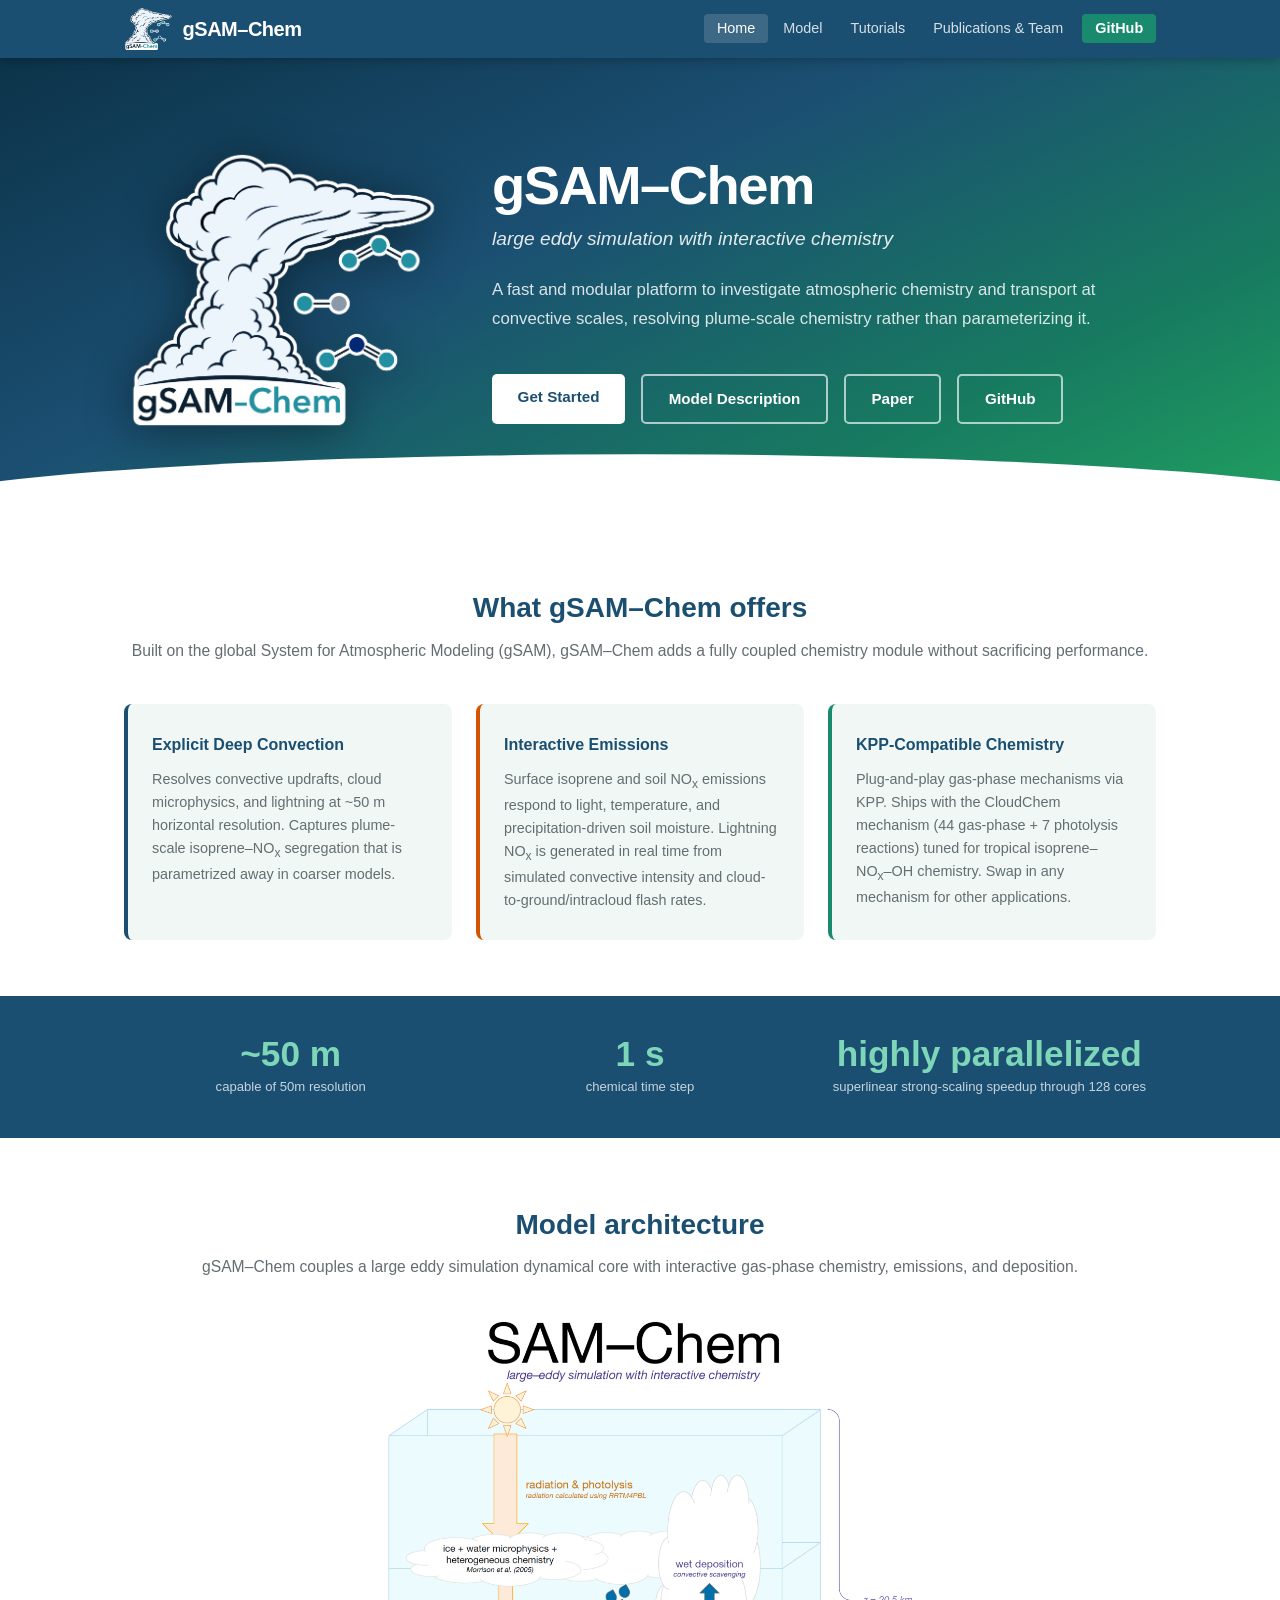
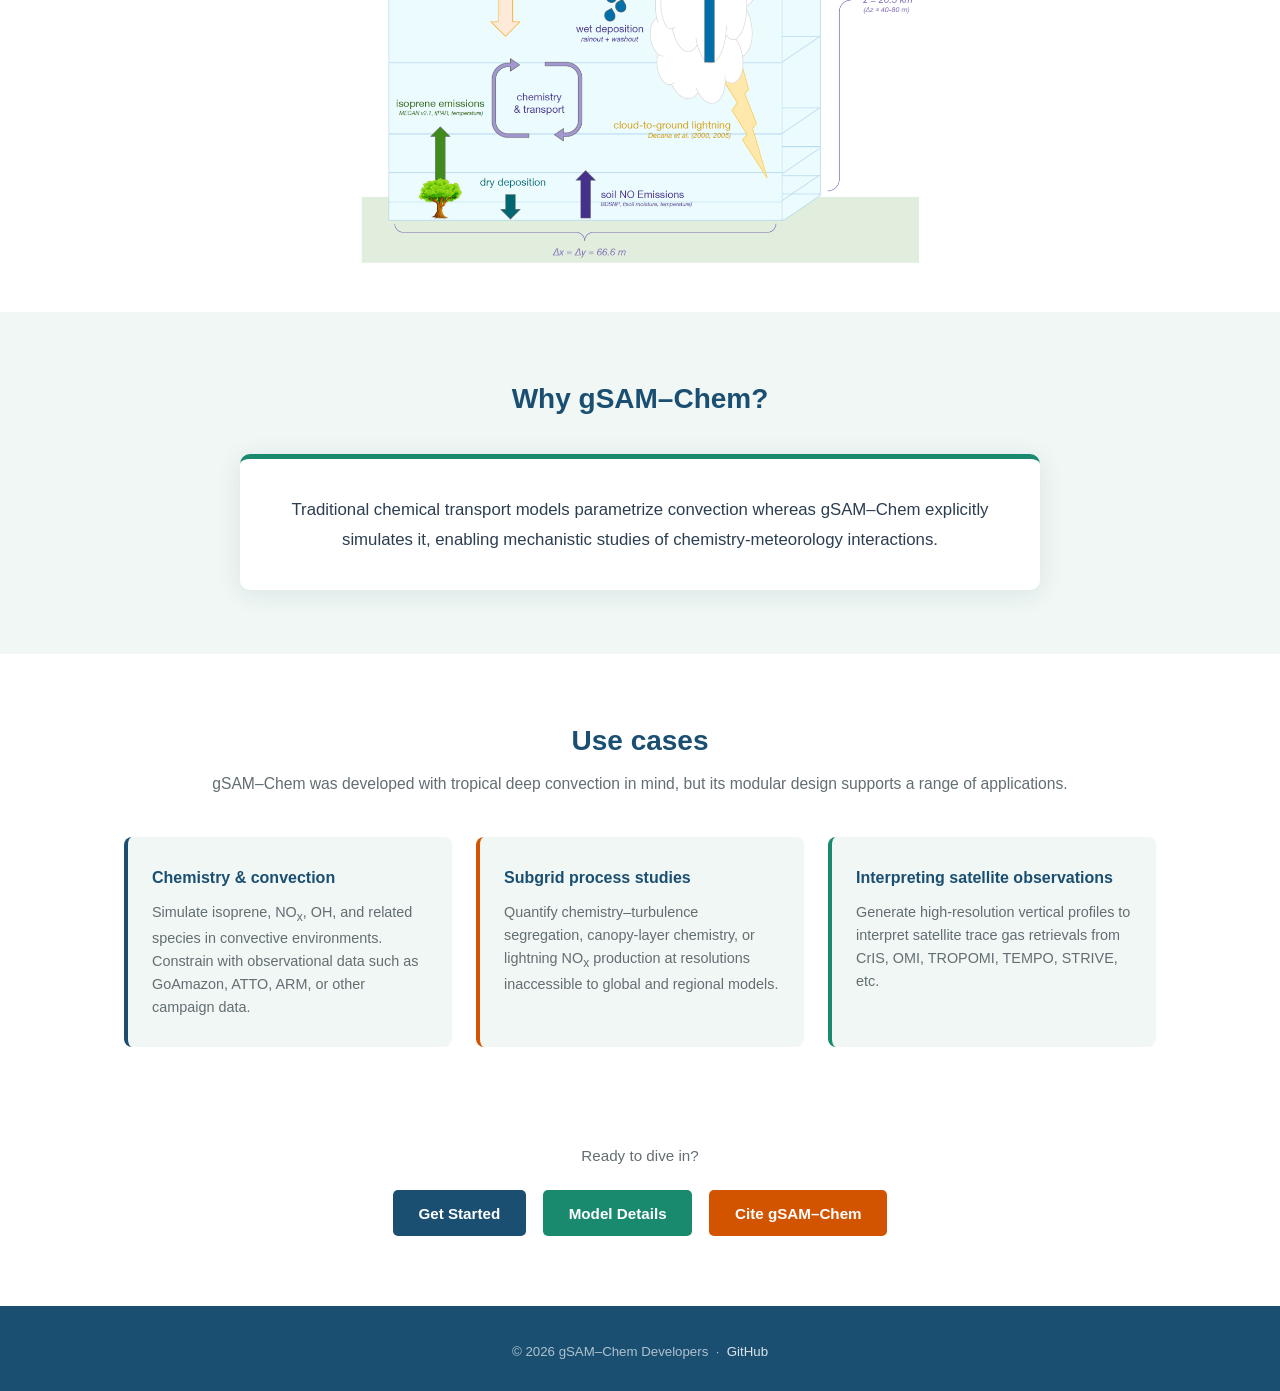
<file: index.html>
<!DOCTYPE html>
<html lang="en">
<head>
  <meta charset="UTF-8">
  <meta name="viewport" content="width=device-width, initial-scale=1.0">
  <meta name="description" content="gSAM–Chem: A fast, modular large eddy simulation with interactive chemistry for studying atmospheric composition at the scale of clouds and convective plumes.">
  <title>gSAM–Chem</title>
  <link rel="icon" href="images/logo.ico">
  <link rel="stylesheet" href="css/style.css">
</head>
<body>

<!-- ============================================================
     NAVIGATION
     ============================================================ -->
<nav class="navbar">
  <div class="container nav-inner">
    <a class="brand" href="index.html" style="display:flex; align-items:center; gap:0.6rem;"><img src="images/Logo.png" alt="" style="height:44px; width:auto; display:block;"><span>gSAM–Chem</span></a>
    <button class="hamburger" aria-label="Toggle navigation" aria-expanded="false">
      <span></span><span></span><span></span>
    </button>
    <ul class="nav-links">
      <li><a href="index.html" class="active">Home</a></li>
      <li><a href="model.html">Model</a></li>
      <li><a href="tutorials.html">Tutorials</a></li>
      <li><a href="publications.html">Publications &amp; Team</a></li>
      <li><a href="https://github.com/gsam-chem/gsam-chem" class="btn-github" target="_blank" rel="noopener">GitHub</a></li>
    </ul>
  </div>
</nav>

<!-- ============================================================
     HERO
     ============================================================ -->
<section class="hero">
  <div class="container">
    <div class="hero-inner">
      <div class="hero-logo">
        <img src="images/Logo.png" alt="gSAM–Chem logo">
      </div>
      <div class="hero-text">
        <h1>gSAM–Chem</h1>
        <p class="subtitle">large eddy simulation with interactive chemistry</p>
        <p class="tagline">
          A fast and modular platform to investigate atmospheric chemistry
          and transport at convective scales, resolving plume-scale chemistry 
          rather than parameterizing it.
        </p>
        <div class="hero-btns">
          <a class="btn btn-primary-white" href="tutorials.html">Get Started</a>
          <a class="btn btn-outline-white" href="model.html">Model Description</a>
          <a class="btn btn-outline-white" href="publications.html">Paper</a>
          <a class="btn btn-outline-white" href="https://github.com/gsam-chem/gsam-chem" target="_blank" rel="noopener">GitHub</a>
        </div>
      </div>
    </div>
  </div>
</section>

<!-- ============================================================
     FEATURE CARDS
     ============================================================ -->
<section class="features">
  <div class="container">
    <h2 class="section-title">What gSAM–Chem offers</h2>
    <p class="section-sub">
      Built on the global System for Atmospheric Modeling (gSAM), gSAM–Chem adds a
      fully coupled chemistry module without sacrificing performance.
    </p>
    <div class="cards-grid">

      <div class="card card-blue">

        <h3>Explicit Deep Convection</h3>
        <p>
          Resolves convective updrafts, cloud microphysics, and lightning at
          ~50 m horizontal resolution.  Captures plume-scale
          isoprene–NO<sub>x</sub> segregation that is parametrized away in
          coarser models.
        </p>
      </div>

      <div class="card card-orange">

        <h3>Interactive Emissions</h3>
        <p>
          Surface isoprene and soil NO<sub>x</sub> emissions respond to light, 
          temperature, and precipitation-driven soil moisture. 
          Lightning NO<sub>x</sub> is generated in real time from 
          simulated convective intensity and cloud-to-ground/intracloud 
          flash rates.
        </p>
      </div>

      <div class="card">

        <h3>KPP-Compatible Chemistry</h3>
        <p>
          Plug-and-play gas-phase mechanisms via KPP. Ships with the
          CloudChem mechanism (44 gas-phase + 7 photolysis reactions)
          tuned for tropical isoprene–NO<sub>x</sub>–OH chemistry. Swap in any
          mechanism for other applications.
        </p>
      </div>

    </div>
  </div>
</section>

<!-- ============================================================
     QUICK SPECS BAR
     ============================================================ -->
<div class="specs-bar">
  <div class="container">
    <div class="specs-grid">
      <div class="spec-item">
        <div class="num">~50 m</div>
        <div class="label">capable of 50m resolution</div>
      </div>
      <div class="spec-item">
        <div class="num">1 s</div>
        <div class="label">chemical time step</div>
      </div>
      <div class="spec-item">
        <div class="num">highly parallelized</div>
        <div class="label">superlinear strong-scaling speedup through 128 cores</div>
      </div>
    </div>
  </div>
</div>

<!-- ============================================================
     SCHEMATIC
     ============================================================ -->
<section style="padding: 4rem 0 3rem; background: var(--white);">
  <div class="container" style="text-align: center;">
    <h2 class="section-title">Model architecture</h2>
    <p class="section-sub">
      gSAM–Chem couples a large eddy simulation dynamical core with interactive
      gas-phase chemistry, emissions, and deposition.
    </p>
    <img src="images/schematic.png"
         alt="gSAM–Chem model schematic showing radiation, microphysics, chemistry, emissions, and deposition"
         style="max-width: 560px; width: 100%; margin: 0 auto; display: block;">
  </div>
</section>

<!-- ============================================================
     KEY FINDING
     ============================================================ -->
<section class="finding-section">
  <div class="container">
    <h2 class="section-title" style="margin-bottom:2rem;">Why gSAM–Chem?</h2>
    <div class="finding-box">
      <p>
        Traditional chemical transport models parametrize convection whereas 
        gSAM–Chem explicitly simulates it, enabling mechanistic studies of 
        chemistry-meteorology interactions.
      </p>
    </div>
  </div>
</section>

<!-- ============================================================
     OVERVIEW / USE CASES
     ============================================================ -->
<section style="padding: 4rem 0;">
  <div class="container">
    <h2 class="section-title">Use cases</h2>
    <p class="section-sub">
      gSAM–Chem was developed with tropical deep convection in mind, but its
      modular design supports a range of applications.
    </p>
    <div class="cards-grid" style="margin-top: 0;">

      <div class="card card-blue">
        <h3>Chemistry &amp; convection</h3>
        <p>
          Simulate isoprene, NO<sub>x</sub>, OH, and related species in
          convective environments. Constrain with observational data such 
          as GoAmazon, ATTO, ARM, or other campaign data.
        </p>
      </div>

      <div class="card card-orange">
        <h3>Subgrid process studies</h3>
        <p>
          Quantify chemistry–turbulence segregation, canopy-layer chemistry,
          or lightning NO<sub>x</sub> production at resolutions inaccessible
          to global and regional models.
        </p>
      </div>

      <div class="card">
        <h3>Interpreting satellite observations</h3>
        <p>
          Generate high-resolution vertical profiles to interpret satellite
          trace gas retrievals from CrIS, OMI, TROPOMI, TEMPO, STRIVE, etc.
        </p>
      </div>

    </div>
  </div>
</section>

<!-- ============================================================
     QUICK LINKS
     ============================================================ -->
<section style="padding: 2rem 0 4rem; text-align: center;">
  <div class="container">
    <p style="margin-bottom:1rem; color:var(--muted); font-size:0.95rem;">Ready to dive in?</p>
    <a class="btn btn-primary-white" href="tutorials.html"
       style="background:var(--primary); color:#fff; margin:0.4rem;">Get Started</a>
    <a class="btn btn-primary-white" href="model.html"
       style="background:var(--accent); color:#fff; margin:0.4rem;">Model Details</a>
    <a class="btn btn-primary-white" href="publications.html"
       style="background:var(--orange); color:#fff; margin:0.4rem;">Cite gSAM–Chem</a>
  </div>
</section>

<!-- ============================================================
     FOOTER
     ============================================================ -->
<footer>
  <div class="container">
    <p style="margin-top:0.4rem;">
      &copy; 2026 gSAM–Chem Developers &nbsp;·&nbsp;
      <a href="https://github.com/gsam-chem/gsam-chem" target="_blank" rel="noopener">GitHub</a>
    </p>
  </div>
</footer>

<script>
(function () {
  var btn = document.querySelector('.hamburger');
  var nav = document.querySelector('.nav-links');
  btn.addEventListener('click', function () {
    var isOpen = nav.classList.toggle('open');
    btn.classList.toggle('open');
    btn.setAttribute('aria-expanded', isOpen);
  });
  nav.querySelectorAll('a').forEach(function (a) {
    a.addEventListener('click', function () {
      nav.classList.remove('open');
      btn.classList.remove('open');
      btn.setAttribute('aria-expanded', 'false');
    });
  });
})();
</script>
</body>
</html>
</file>
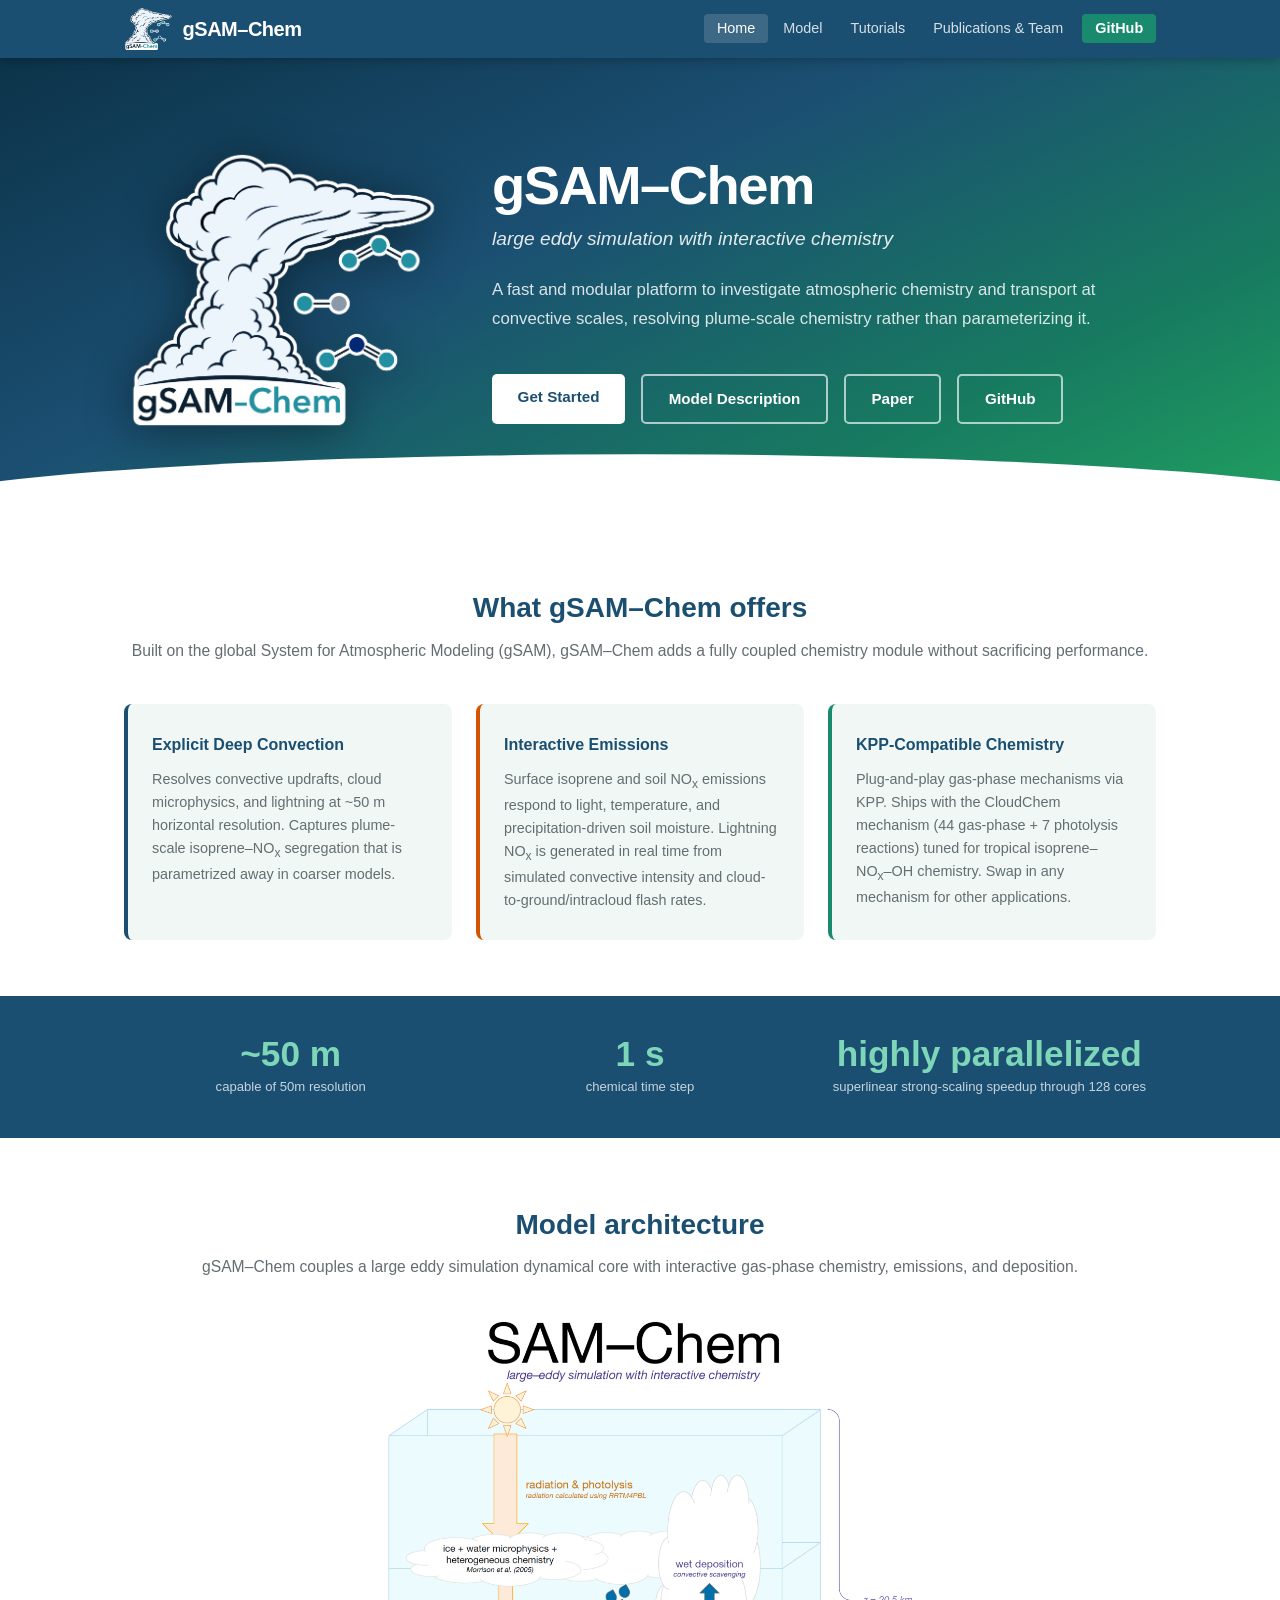
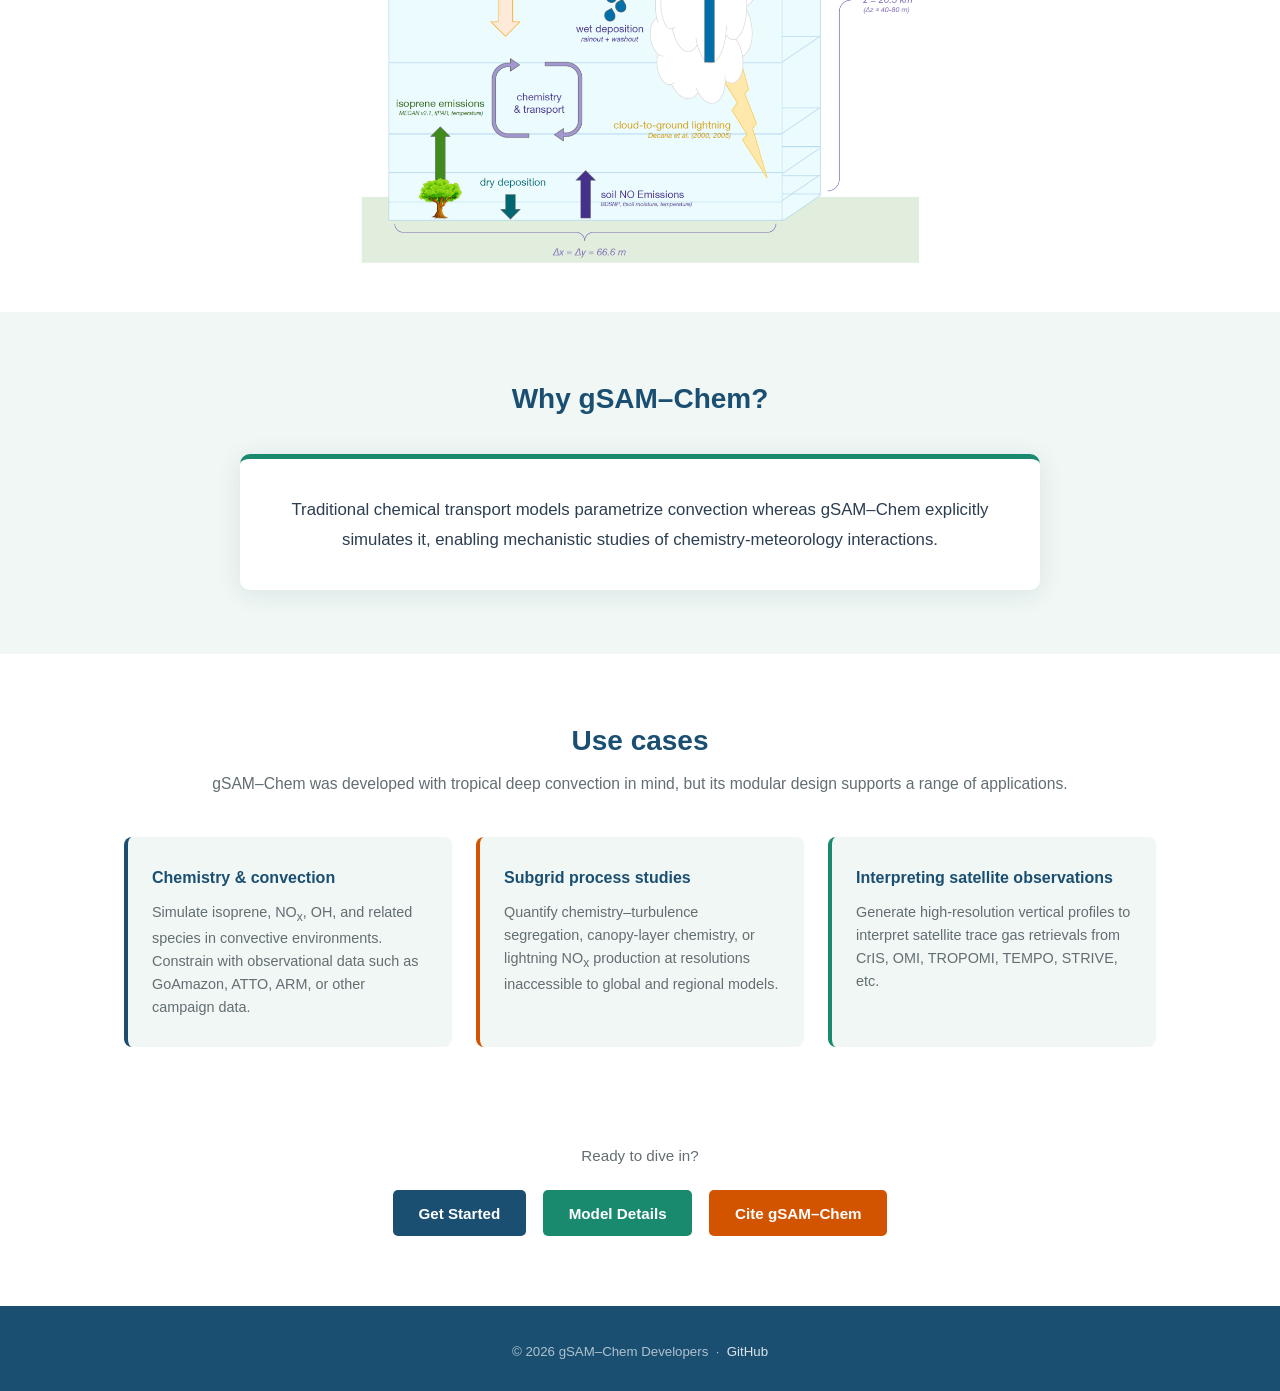
<file: css/index.html>
<!DOCTYPE HTML>
<html lang="en-US">
    <head>
        <meta charset="UTF-8">
        <meta http-equiv="refresh" content="1;url=https://sam-chem.github.io/index.html">
        <script type="text/javascript">
            window.location.href = "https://sam-chem.github.io/index.html"
        </script>
        <title>SAM–Chem</title>
    </head>
    <body>
        Follow this link if you are not redirected automatically: <a href="https://sam-chem.github.io/index.html">https://sam-chem.github.io/</a>
    </body>
</html>
</file>
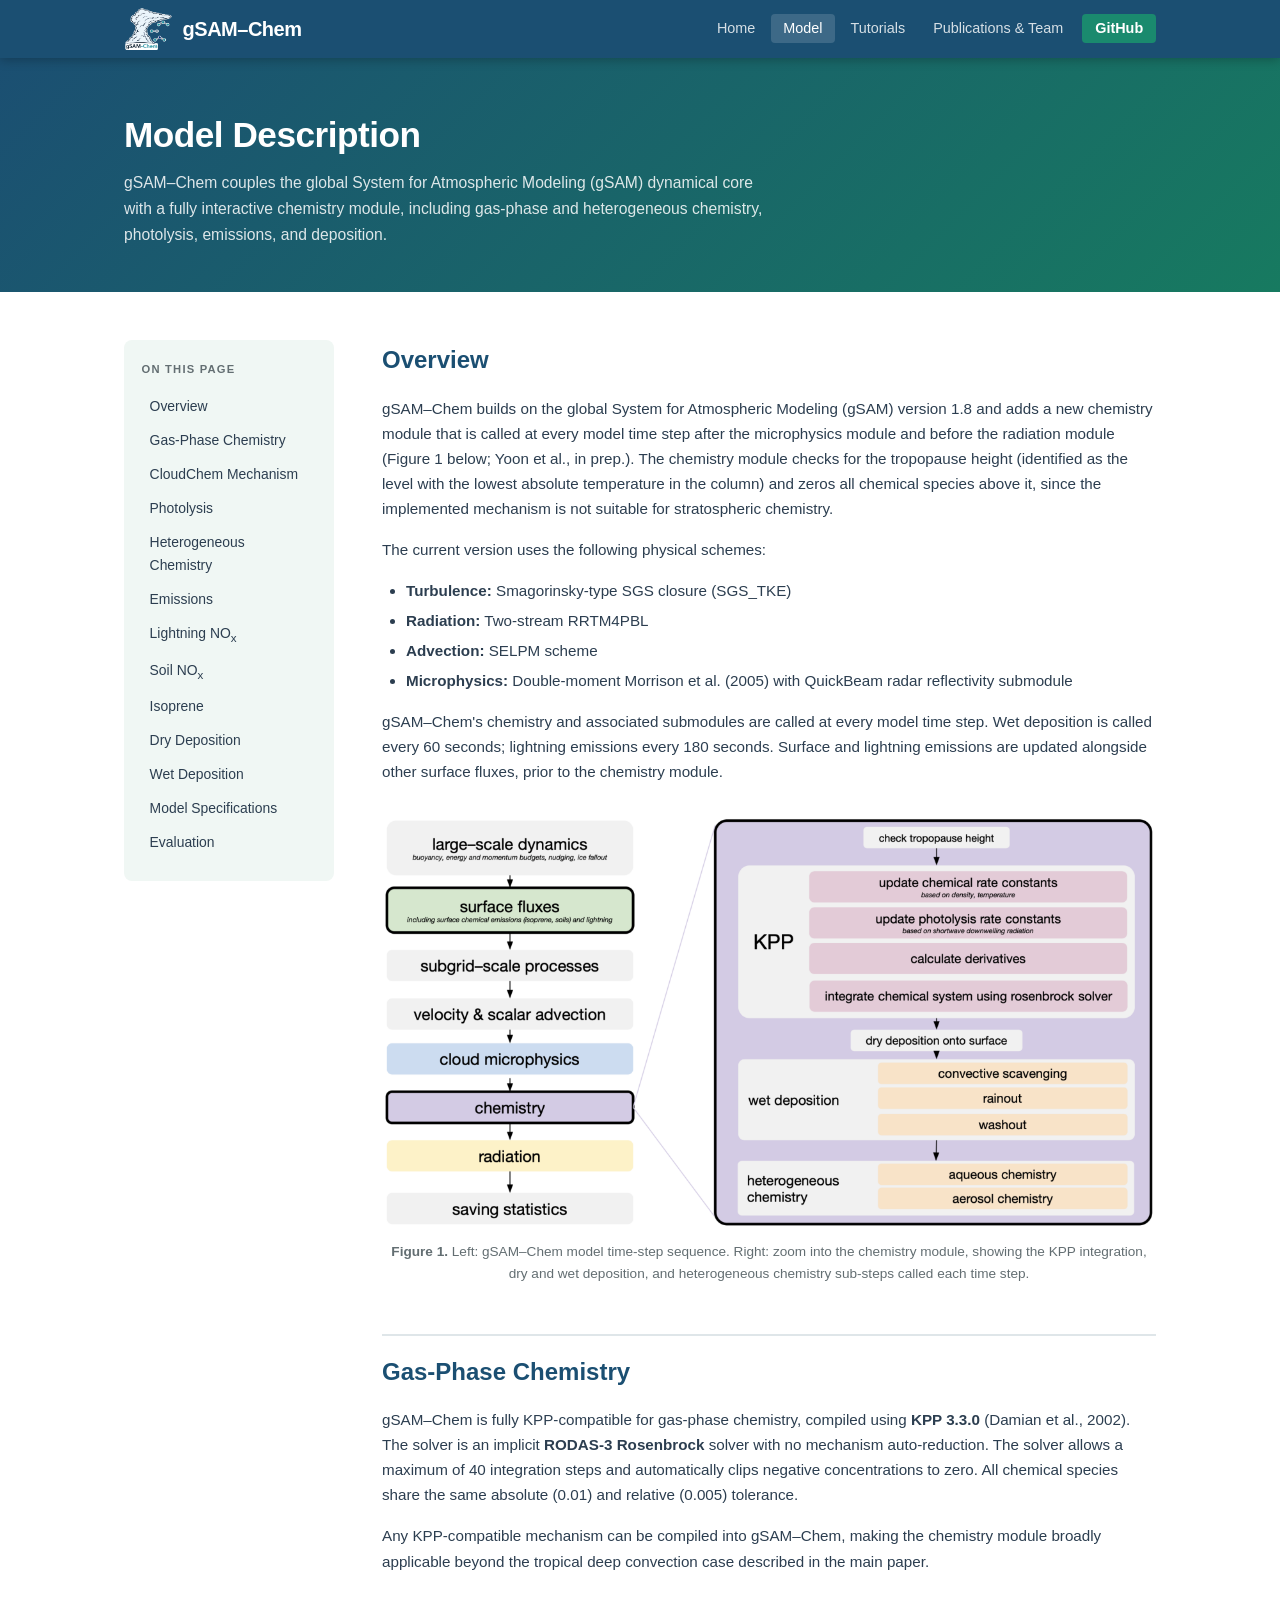
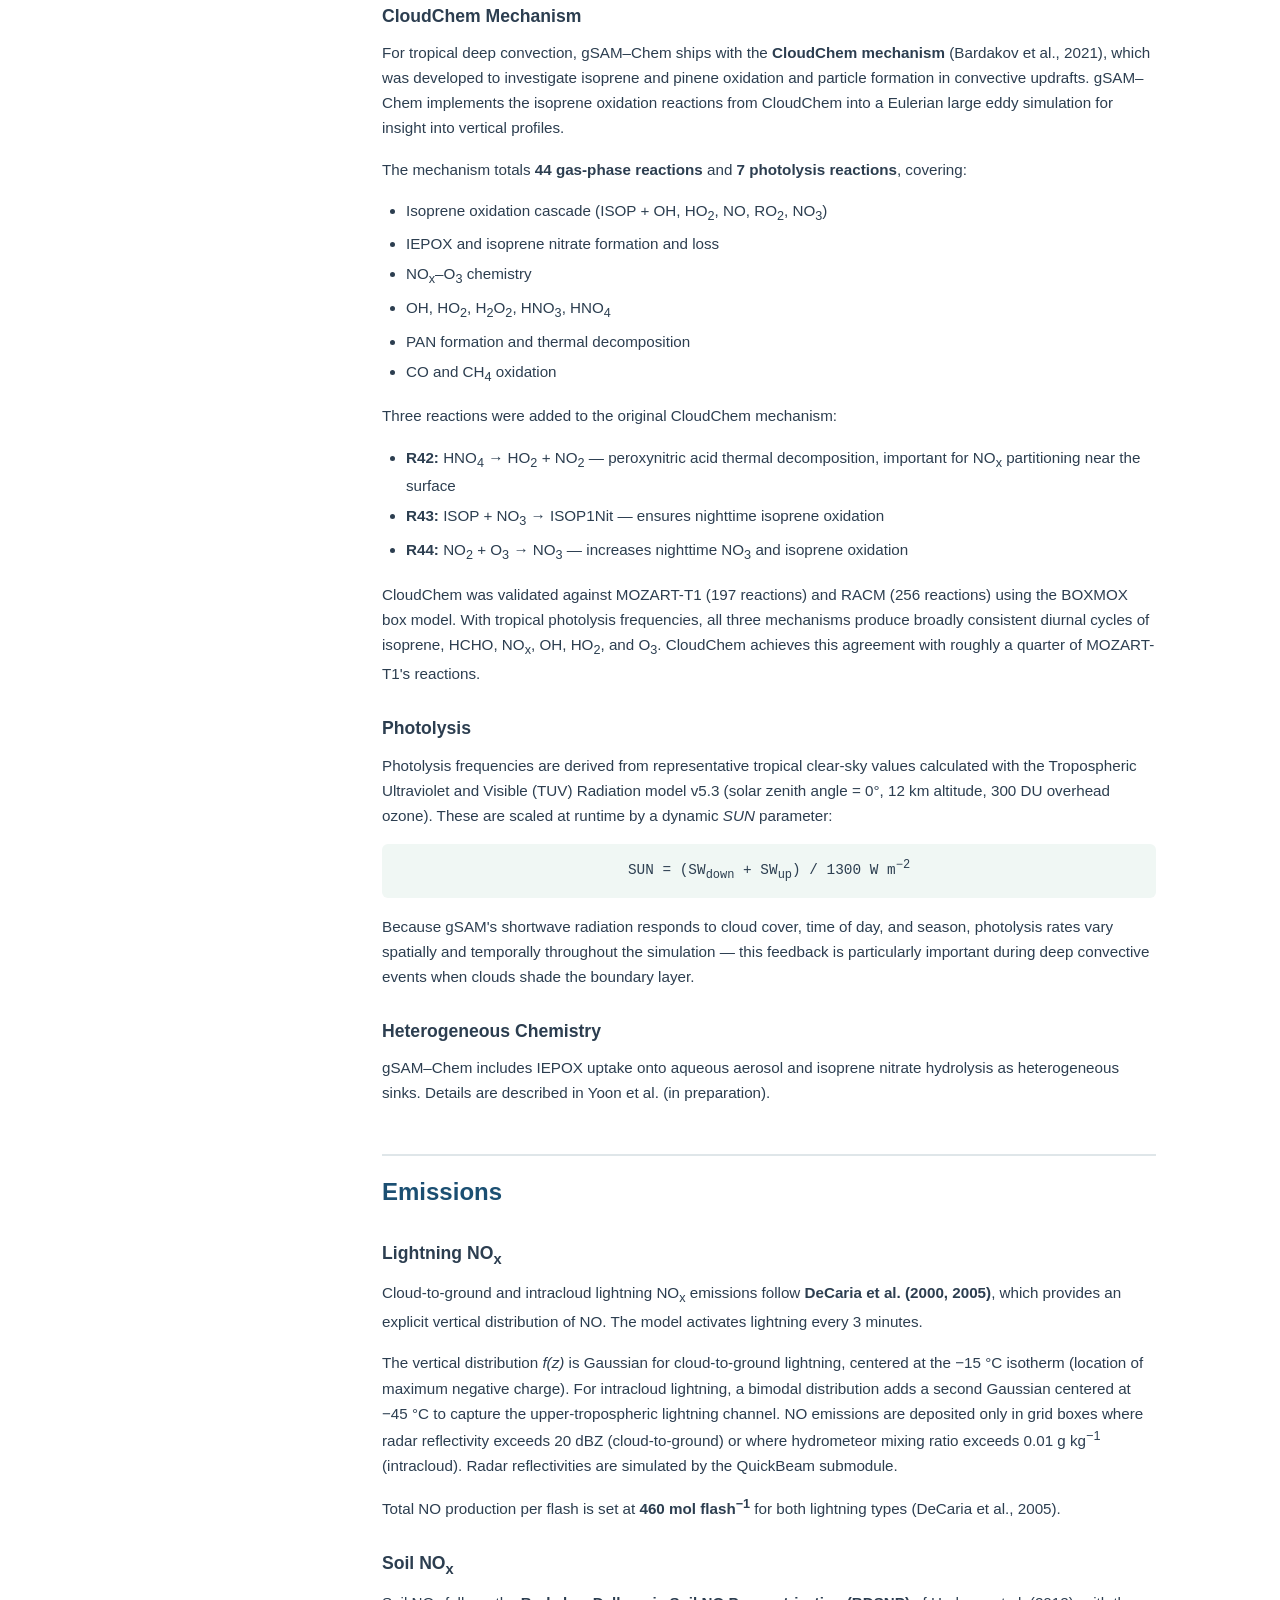
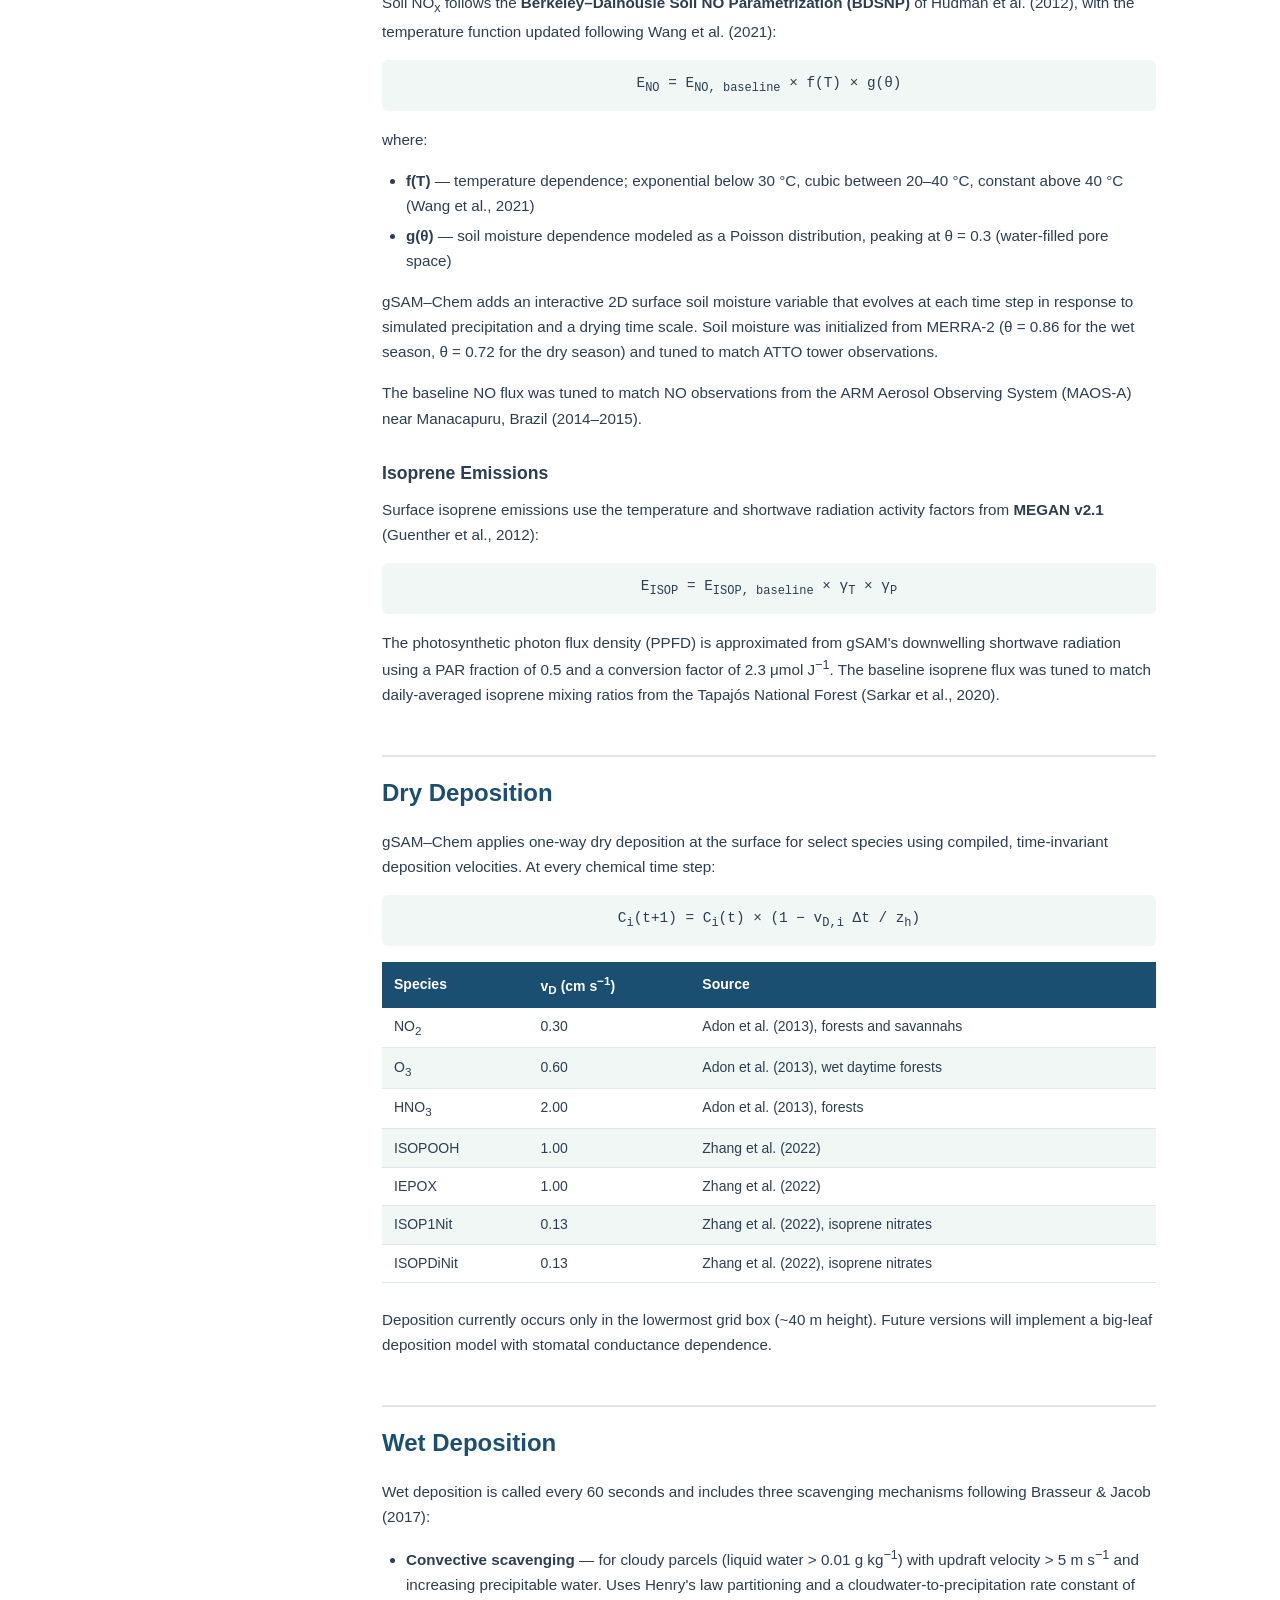
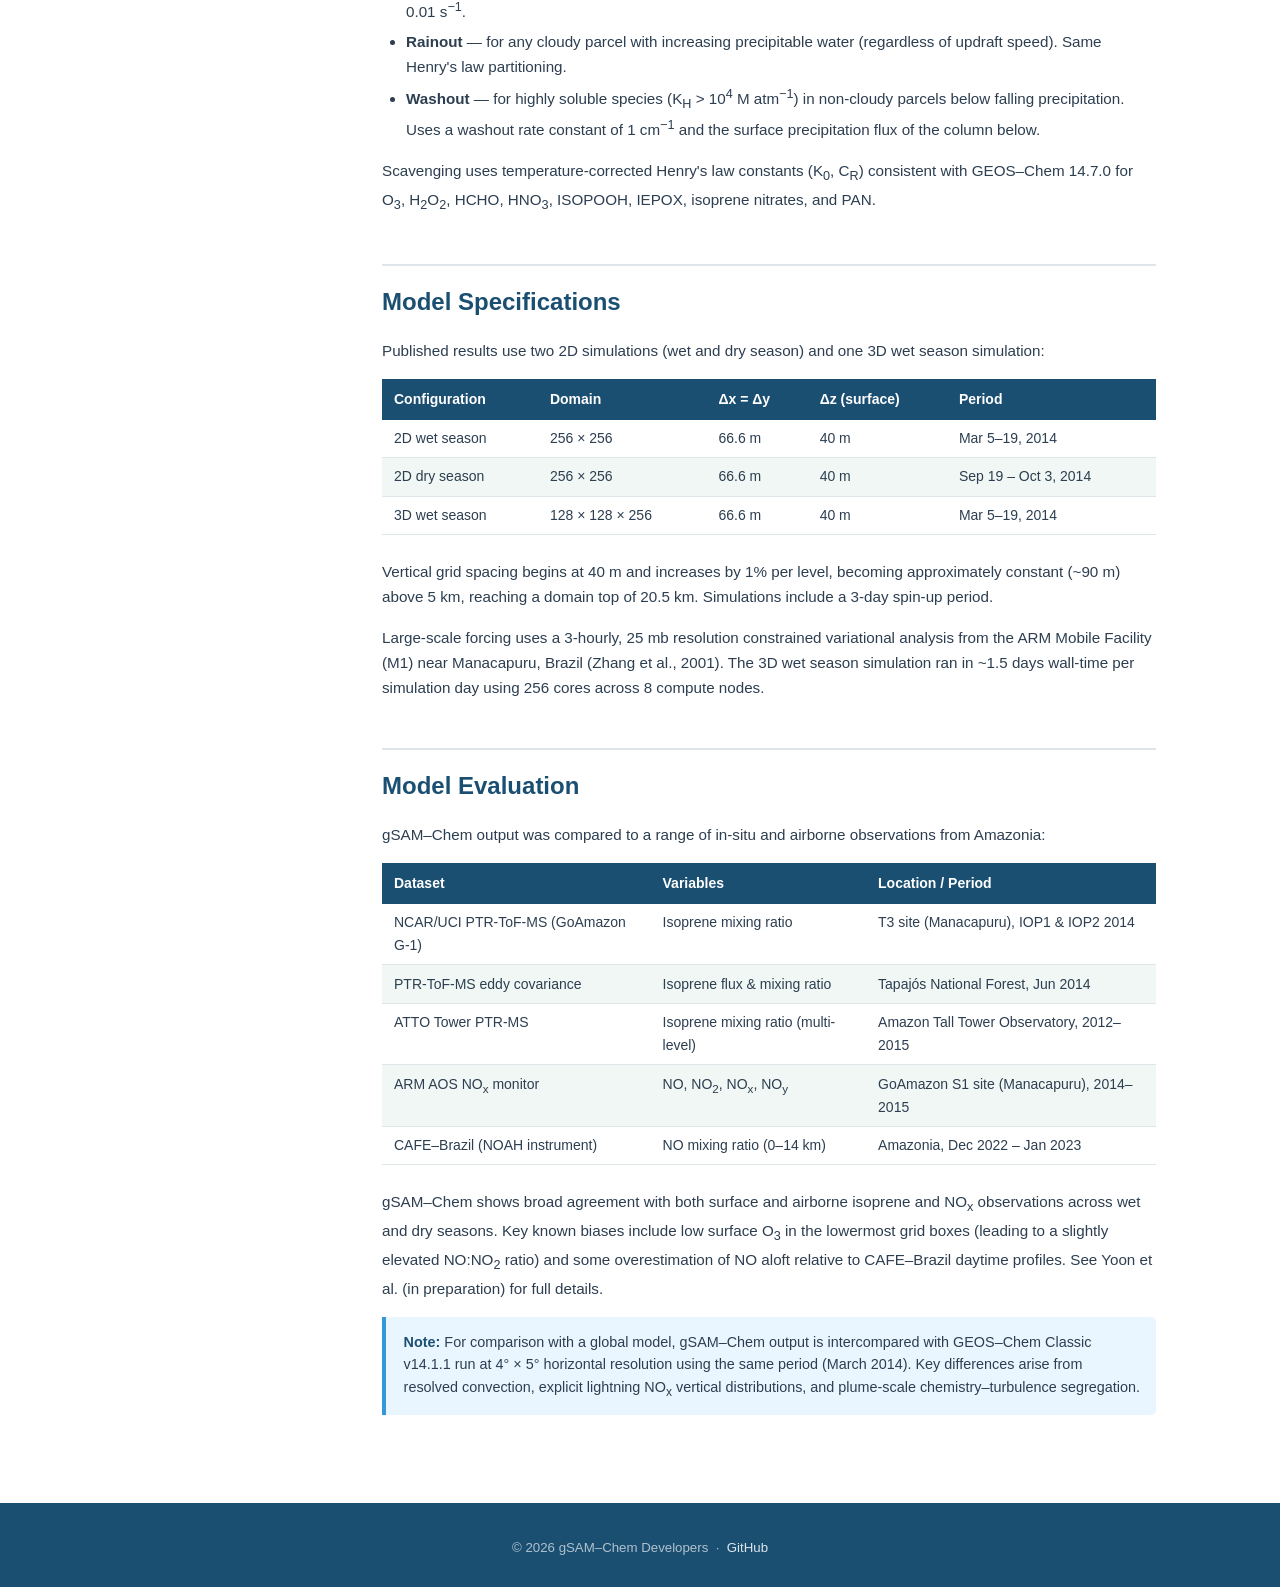
<file: model.html>
<!DOCTYPE html>
<html lang="en">
<head>
  <meta charset="UTF-8">
  <meta name="viewport" content="width=device-width, initial-scale=1.0">
  <meta name="description" content="Technical description of the gSAM–Chem large eddy simulation: chemistry, emissions, deposition, and model evaluation.">
  <title>Model Description | gSAM–Chem</title>
  <link rel="icon" href="images/logo.ico">
  <link rel="stylesheet" href="css/style.css">
</head>
<body>

<!-- ============================================================
     NAVIGATION
     ============================================================ -->
<nav class="navbar">
  <div class="container nav-inner">
    <a class="brand" href="index.html" style="display:flex; align-items:center; gap:0.6rem;"><img src="images/Logo.png" alt="" style="height:44px; width:auto; display:block;"><span>gSAM–Chem</span></a>
    <button class="hamburger" aria-label="Toggle navigation" aria-expanded="false">
      <span></span><span></span><span></span>
    </button>
    <ul class="nav-links">
      <li><a href="index.html">Home</a></li>
      <li><a href="model.html" class="active">Model</a></li>
      <li><a href="tutorials.html">Tutorials</a></li>
      <li><a href="publications.html">Publications &amp; Team</a></li>
      <li><a href="https://github.com/gsam-chem/gsam-chem" class="btn-github" target="_blank" rel="noopener">GitHub</a></li>
    </ul>
  </div>
</nav>

<!-- ============================================================
     PAGE HEADER
     ============================================================ -->
<header class="page-header">
  <div class="container">
    <h1>Model Description</h1>
    <p>
      gSAM–Chem couples the global System for Atmospheric Modeling (gSAM) dynamical
      core with a fully interactive chemistry module, including gas-phase and
      heterogeneous chemistry, photolysis, emissions, and deposition.
    </p>
  </div>
</header>

<!-- ============================================================
     CONTENT
     ============================================================ -->
<div class="content-body">
  <div class="container">
    <div class="content-layout">

      <!-- Sidebar TOC -->
      <aside class="content-sidebar">
        <h4>On this page</h4>
        <ul>
          <li><a href="#overview">Overview</a></li>
          <li><a href="#chemistry">Gas-Phase Chemistry</a></li>
          <li><a href="#cloudchem">CloudChem Mechanism</a></li>
          <li><a href="#photolysis">Photolysis</a></li>
          <li><a href="#heterogeneous">Heterogeneous Chemistry</a></li>
          <li><a href="#emissions">Emissions</a></li>
          <li><a href="#lightning">Lightning NO<sub>x</sub></a></li>
          <li><a href="#soil">Soil NO<sub>x</sub></a></li>
          <li><a href="#isoprene">Isoprene</a></li>
          <li><a href="#dry-dep">Dry Deposition</a></li>
          <li><a href="#wet-dep">Wet Deposition</a></li>
          <li><a href="#specs">Model Specifications</a></li>
          <li><a href="#evaluation">Evaluation</a></li>
        </ul>
      </aside>

      <!-- Main content -->
      <main class="content-main">

        <!-- ---- OVERVIEW ---- -->
        <h2 id="overview">Overview</h2>

        <p>
          gSAM–Chem builds on the global System for Atmospheric Modeling (gSAM) version 1.8
          and adds a new chemistry module that is called at every model time step after the
          microphysics module and before the radiation module (Figure 1 below; Yoon et al.,
          in prep.). The chemistry module checks for the tropopause height (identified
          as the level with the lowest absolute temperature in the column) and zeros
          all chemical species above it, since the implemented mechanism is not
          suitable for stratospheric chemistry.
        </p>

        <p>
          The current version uses the following physical schemes:
        </p>
        <ul>
          <li><strong>Turbulence:</strong> Smagorinsky-type SGS closure (SGS_TKE)</li>
          <li><strong>Radiation:</strong> Two-stream RRTM4PBL</li>
          <li><strong>Advection:</strong> SELPM scheme</li>
          <li><strong>Microphysics:</strong> Double-moment Morrison et al. (2005) with QuickBeam radar reflectivity submodule</li>
        </ul>

        <p>
          gSAM–Chem's chemistry and associated submodules are called at every model
          time step. Wet deposition is called every 60 seconds; lightning emissions
          every 180 seconds. Surface and lightning emissions are updated alongside
          other surface fluxes, prior to the chemistry module.
        </p>

        <figure style="margin: 2rem 0; text-align: center;">
          <img src="images/flowchart.png"
               alt="gSAM–Chem model time-step flowchart showing the sequence of dynamics, surface fluxes, microphysics, chemistry, and radiation, with a zoom into the chemistry module"
               style="max-width: 100%; border-radius: 6px;">
          <figcaption style="margin-top: 0.75rem; font-size: 0.85rem; color: var(--muted);">
            <strong>Figure 1.</strong> Left: gSAM–Chem model time-step sequence. Right: zoom into the
            chemistry module, showing the KPP integration, dry and wet deposition, and
            heterogeneous chemistry sub-steps called each time step.
          </figcaption>
        </figure>

        <!-- ---- GAS-PHASE CHEMISTRY ---- -->
        <h2 id="chemistry">Gas-Phase Chemistry</h2>

        <p>
          gSAM–Chem is fully KPP-compatible for gas-phase chemistry, compiled using
          <strong>KPP 3.3.0</strong> (Damian et al., 2002). The solver is an implicit
          <strong>RODAS-3 Rosenbrock</strong> solver with no mechanism auto-reduction.
          The solver allows a maximum of 40 integration steps and automatically clips
          negative concentrations to zero. All chemical species share the same absolute
          (0.01) and relative (0.005) tolerance.
        </p>

        <p>
          Any KPP-compatible mechanism can be compiled into gSAM–Chem, making the
          chemistry module broadly applicable beyond the tropical deep convection case
          described in the main paper.
        </p>

        <h3 id="cloudchem">CloudChem Mechanism</h3>

        <p>
          For tropical deep convection, gSAM–Chem ships with the
          <strong>CloudChem mechanism</strong> (Bardakov et al., 2021), which was
          developed to investigate isoprene and pinene oxidation and particle formation
          in convective updrafts. gSAM–Chem implements the isoprene oxidation reactions
          from CloudChem into a Eulerian large eddy simulation for insight into
          vertical profiles.
        </p>

        <p>The mechanism totals <strong>44 gas-phase reactions</strong> and <strong>7 photolysis reactions</strong>, covering:</p>
        <ul>
          <li>Isoprene oxidation cascade (ISOP + OH, HO<sub>2</sub>, NO, RO<sub>2</sub>, NO<sub>3</sub>)</li>
          <li>IEPOX and isoprene nitrate formation and loss</li>
          <li>NO<sub>x</sub>–O<sub>3</sub> chemistry</li>
          <li>OH, HO<sub>2</sub>, H<sub>2</sub>O<sub>2</sub>, HNO<sub>3</sub>, HNO<sub>4</sub></li>
          <li>PAN formation and thermal decomposition</li>
          <li>CO and CH<sub>4</sub> oxidation</li>
        </ul>

        <p>
          Three reactions were added to the original CloudChem mechanism:
        </p>
        <ul>
          <li><strong>R42:</strong> HNO<sub>4</sub> → HO<sub>2</sub> + NO<sub>2</sub> — peroxynitric acid thermal decomposition, important for NO<sub>x</sub> partitioning near the surface</li>
          <li><strong>R43:</strong> ISOP + NO<sub>3</sub> → ISOP1Nit — ensures nighttime isoprene oxidation</li>
          <li><strong>R44:</strong> NO<sub>2</sub> + O<sub>3</sub> → NO<sub>3</sub> — increases nighttime NO<sub>3</sub> and isoprene oxidation</li>
        </ul>

        <p>
          CloudChem was validated against MOZART-T1 (197 reactions) and RACM
          (256 reactions) using the BOXMOX box model. With tropical photolysis
          frequencies, all three mechanisms produce broadly consistent diurnal
          cycles of isoprene, HCHO, NO<sub>x</sub>, OH, HO<sub>2</sub>, and O<sub>3</sub>.
          CloudChem achieves this agreement with roughly a quarter of MOZART-T1's reactions.
        </p>

        <h3 id="photolysis">Photolysis</h3>

        <p>
          Photolysis frequencies are derived from representative tropical clear-sky
          values calculated with the Tropospheric Ultraviolet and Visible (TUV)
          Radiation model v5.3 (solar zenith angle = 0°, 12 km altitude, 300 DU
          overhead ozone). These are scaled at runtime by a dynamic <em>SUN</em>
          parameter:
        </p>

        <p style="text-align:center; font-family: var(--mono); background:var(--light-bg); padding:0.75rem; border-radius:6px; font-size:0.9rem;">
          SUN = (SW<sub>down</sub> + SW<sub>up</sub>) / 1300 W m<sup>−2</sup>
        </p>

        <p>
          Because gSAM's shortwave radiation responds to cloud cover, time of day, and
          season, photolysis rates vary spatially and temporally throughout the
          simulation — this feedback is particularly important during deep convective
          events when clouds shade the boundary layer.
        </p>

        <h3 id="heterogeneous">Heterogeneous Chemistry</h3>

        <p>
          gSAM–Chem includes IEPOX uptake onto aqueous aerosol and isoprene nitrate
          hydrolysis as heterogeneous sinks. Details are described in Yoon et al.
          (in preparation).
        </p>

        <!-- ---- EMISSIONS ---- -->
        <h2 id="emissions">Emissions</h2>

        <h3 id="lightning">Lightning NO<sub>x</sub></h3>

        <p>
          Cloud-to-ground and intracloud lightning NO<sub>x</sub> emissions follow
          <strong>DeCaria et al. (2000, 2005)</strong>, which provides an explicit
          vertical distribution of NO. The model activates lightning every 3 minutes.
        </p>

        <p>
          The vertical distribution <em>f(z)</em> is Gaussian for cloud-to-ground
          lightning, centered at the −15 °C isotherm (location of maximum negative
          charge). For intracloud lightning, a bimodal distribution adds a second
          Gaussian centered at −45 °C to capture the upper-tropospheric lightning
          channel. NO emissions are deposited only in grid boxes where radar
          reflectivity exceeds 20 dBZ (cloud-to-ground) or where hydrometeor
          mixing ratio exceeds 0.01 g kg<sup>−1</sup> (intracloud). Radar
          reflectivities are simulated by the QuickBeam submodule.
        </p>

        <p>
          Total NO production per flash is set at <strong>460 mol flash<sup>−1</sup></strong>
          for both lightning types (DeCaria et al., 2005).
        </p>

        <h3 id="soil">Soil NO<sub>x</sub></h3>

        <p>
          Soil NO<sub>x</sub> follows the <strong>Berkeley–Dalhousie Soil NO
          Parametrization (BDSNP)</strong> of Hudman et al. (2012), with the
          temperature function updated following Wang et al. (2021):
        </p>

        <p style="text-align:center; font-family: var(--mono); background:var(--light-bg); padding:0.75rem; border-radius:6px; font-size:0.9rem;">
          E<sub>NO</sub> = E<sub>NO, baseline</sub> × f(T) × g(θ)
        </p>

        <p>where:</p>
        <ul>
          <li><strong>f(T)</strong> — temperature dependence; exponential below 30 °C, cubic between 20–40 °C, constant above 40 °C (Wang et al., 2021)</li>
          <li><strong>g(θ)</strong> — soil moisture dependence modeled as a Poisson distribution, peaking at θ = 0.3 (water-filled pore space)</li>
        </ul>

        <p>
          gSAM–Chem adds an interactive 2D surface soil moisture variable that
          evolves at each time step in response to simulated precipitation and
          a drying time scale. Soil moisture was initialized from MERRA-2
          (θ = 0.86 for the wet season, θ = 0.72 for the dry season) and
          tuned to match ATTO tower observations.
        </p>

        <p>
          The baseline NO flux was tuned to match NO observations from the
          ARM Aerosol Observing System (MAOS-A) near Manacapuru, Brazil
          (2014–2015).
        </p>

        <h3 id="isoprene">Isoprene Emissions</h3>

        <p>
          Surface isoprene emissions use the temperature and shortwave radiation
          activity factors from <strong>MEGAN v2.1</strong> (Guenther et al., 2012):
        </p>

        <p style="text-align:center; font-family: var(--mono); background:var(--light-bg); padding:0.75rem; border-radius:6px; font-size:0.9rem;">
          E<sub>ISOP</sub> = E<sub>ISOP, baseline</sub> × γ<sub>T</sub> × γ<sub>P</sub>
        </p>

        <p>
          The photosynthetic photon flux density (PPFD) is approximated from
          gSAM's downwelling shortwave radiation using a PAR fraction of 0.5
          and a conversion factor of 2.3 μmol J<sup>−1</sup>. The baseline
          isoprene flux was tuned to match daily-averaged isoprene mixing ratios
          from the Tapajós National Forest (Sarkar et al., 2020).
        </p>

        <!-- ---- DRY DEPOSITION ---- -->
        <h2 id="dry-dep">Dry Deposition</h2>

        <p>
          gSAM–Chem applies one-way dry deposition at the surface for select
          species using compiled, time-invariant deposition velocities. At
          every chemical time step:
        </p>

        <p style="text-align:center; font-family: var(--mono); background:var(--light-bg); padding:0.75rem; border-radius:6px; font-size:0.9rem;">
          C<sub>i</sub>(t+1) = C<sub>i</sub>(t) × (1 − v<sub>D,i</sub> Δt / z<sub>h</sub>)
        </p>

        <table>
          <thead>
            <tr>
              <th>Species</th>
              <th>v<sub>D</sub> (cm s<sup>−1</sup>)</th>
              <th>Source</th>
            </tr>
          </thead>
          <tbody>
            <tr><td>NO<sub>2</sub></td><td>0.30</td><td>Adon et al. (2013), forests and savannahs</td></tr>
            <tr><td>O<sub>3</sub></td><td>0.60</td><td>Adon et al. (2013), wet daytime forests</td></tr>
            <tr><td>HNO<sub>3</sub></td><td>2.00</td><td>Adon et al. (2013), forests</td></tr>
            <tr><td>ISOPOOH</td><td>1.00</td><td>Zhang et al. (2022)</td></tr>
            <tr><td>IEPOX</td><td>1.00</td><td>Zhang et al. (2022)</td></tr>
            <tr><td>ISOP1Nit</td><td>0.13</td><td>Zhang et al. (2022), isoprene nitrates</td></tr>
            <tr><td>ISOPDiNit</td><td>0.13</td><td>Zhang et al. (2022), isoprene nitrates</td></tr>
          </tbody>
        </table>

        <p>
          Deposition currently occurs only in the lowermost grid box (~40 m height).
          Future versions will implement a big-leaf deposition model with
          stomatal conductance dependence.
        </p>

        <!-- ---- WET DEPOSITION ---- -->
        <h2 id="wet-dep">Wet Deposition</h2>

        <p>
          Wet deposition is called every 60 seconds and includes three
          scavenging mechanisms following Brasseur &amp; Jacob (2017):
        </p>

        <ul>
          <li>
            <strong>Convective scavenging</strong> — for cloudy parcels
            (liquid water &gt; 0.01 g kg<sup>−1</sup>) with updraft velocity
            &gt; 5 m s<sup>−1</sup> and increasing precipitable water. Uses
            Henry's law partitioning and a cloudwater-to-precipitation rate
            constant of 0.01 s<sup>−1</sup>.
          </li>
          <li>
            <strong>Rainout</strong> — for any cloudy parcel with increasing
            precipitable water (regardless of updraft speed). Same Henry's
            law partitioning.
          </li>
          <li>
            <strong>Washout</strong> — for highly soluble species
            (K<sub>H</sub> &gt; 10<sup>4</sup> M atm<sup>−1</sup>) in
            non-cloudy parcels below falling precipitation. Uses a washout
            rate constant of 1 cm<sup>−1</sup> and the surface precipitation
            flux of the column below.
          </li>
        </ul>

        <p>
          Scavenging uses temperature-corrected Henry's law constants (K<sub>0</sub>,
          C<sub>R</sub>) consistent with GEOS–Chem 14.7.0 for O<sub>3</sub>,
          H<sub>2</sub>O<sub>2</sub>, HCHO, HNO<sub>3</sub>, ISOPOOH, IEPOX,
          isoprene nitrates, and PAN.
        </p>

        <!-- ---- MODEL SPECIFICATIONS ---- -->
        <h2 id="specs">Model Specifications</h2>

        <p>
          Published results use two 2D simulations (wet and dry season) and one
          3D wet season simulation:
        </p>

        <table>
          <thead>
            <tr>
              <th>Configuration</th>
              <th>Domain</th>
              <th>Δx = Δy</th>
              <th>Δz (surface)</th>
              <th>Period</th>
            </tr>
          </thead>
          <tbody>
            <tr>
              <td>2D wet season</td>
              <td>256 × 256</td>
              <td>66.6 m</td>
              <td>40 m</td>
              <td>Mar 5–19, 2014</td>
            </tr>
            <tr>
              <td>2D dry season</td>
              <td>256 × 256</td>
              <td>66.6 m</td>
              <td>40 m</td>
              <td>Sep 19 – Oct 3, 2014</td>
            </tr>
            <tr>
              <td>3D wet season</td>
              <td>128 × 128 × 256</td>
              <td>66.6 m</td>
              <td>40 m</td>
              <td>Mar 5–19, 2014</td>
            </tr>
          </tbody>
        </table>

        <p>
          Vertical grid spacing begins at 40 m and increases by 1% per level,
          becoming approximately constant (~90 m) above 5 km, reaching a domain
          top of 20.5 km. Simulations include a 3-day spin-up period.
        </p>

        <p>
          Large-scale forcing uses a 3-hourly, 25 mb resolution constrained
          variational analysis from the ARM Mobile Facility (M1) near
          Manacapuru, Brazil (Zhang et al., 2001). The 3D wet season simulation
          ran in ~1.5 days wall-time per simulation day using 256 cores across
          8 compute nodes.
        </p>

        <!-- ---- MODEL EVALUATION ---- -->
        <h2 id="evaluation">Model Evaluation</h2>

        <p>
          gSAM–Chem output was compared to a range of in-situ and airborne
          observations from Amazonia:
        </p>

        <table>
          <thead>
            <tr>
              <th>Dataset</th>
              <th>Variables</th>
              <th>Location / Period</th>
            </tr>
          </thead>
          <tbody>
            <tr>
              <td>NCAR/UCI PTR-ToF-MS (GoAmazon G-1)</td>
              <td>Isoprene mixing ratio</td>
              <td>T3 site (Manacapuru), IOP1 &amp; IOP2 2014</td>
            </tr>
            <tr>
              <td>PTR-ToF-MS eddy covariance</td>
              <td>Isoprene flux &amp; mixing ratio</td>
              <td>Tapajós National Forest, Jun 2014</td>
            </tr>
            <tr>
              <td>ATTO Tower PTR-MS</td>
              <td>Isoprene mixing ratio (multi-level)</td>
              <td>Amazon Tall Tower Observatory, 2012–2015</td>
            </tr>
            <tr>
              <td>ARM AOS NO<sub>x</sub> monitor</td>
              <td>NO, NO<sub>2</sub>, NO<sub>x</sub>, NO<sub>y</sub></td>
              <td>GoAmazon S1 site (Manacapuru), 2014–2015</td>
            </tr>
            <tr>
              <td>CAFE–Brazil (NOAH instrument)</td>
              <td>NO mixing ratio (0–14 km)</td>
              <td>Amazonia, Dec 2022 – Jan 2023</td>
            </tr>
          </tbody>
        </table>

        <p>
          gSAM–Chem shows broad agreement with both surface and airborne isoprene
          and NO<sub>x</sub> observations across wet and dry seasons. Key known
          biases include low surface O<sub>3</sub> in the lowermost grid boxes
          (leading to a slightly elevated NO:NO<sub>2</sub> ratio) and some
          overestimation of NO aloft relative to CAFE–Brazil daytime profiles.
          See Yoon et al. (in preparation) for full details.
        </p>

        <div class="note">
          <strong>Note:</strong> For comparison with a global model, gSAM–Chem
          output is intercompared with GEOS–Chem Classic v14.1.1 run at
          4° × 5° horizontal resolution using the same period (March 2014).
          Key differences arise from resolved convection, explicit lightning
          NO<sub>x</sub> vertical distributions, and plume-scale
          chemistry–turbulence segregation.
        </div>

      </main>
    </div><!-- .content-layout -->
  </div><!-- .container -->
</div><!-- .content-body -->

<!-- ============================================================
     FOOTER
     ============================================================ -->
<footer>
  <div class="container">
    <p style="margin-top:0.4rem;">
      &copy; 2026 gSAM–Chem Developers &nbsp;·&nbsp;
      <a href="https://github.com/gsam-chem/gsam-chem" target="_blank" rel="noopener">GitHub</a>
    </p>
  </div>
</footer>

<script>
(function () {
  var btn = document.querySelector('.hamburger');
  var nav = document.querySelector('.nav-links');
  btn.addEventListener('click', function () {
    var isOpen = nav.classList.toggle('open');
    btn.classList.toggle('open');
    btn.setAttribute('aria-expanded', isOpen);
  });
  nav.querySelectorAll('a').forEach(function (a) {
    a.addEventListener('click', function () {
      nav.classList.remove('open');
      btn.classList.remove('open');
      btn.setAttribute('aria-expanded', 'false');
    });
  });
})();
</script>
</body>
</html>
</file>
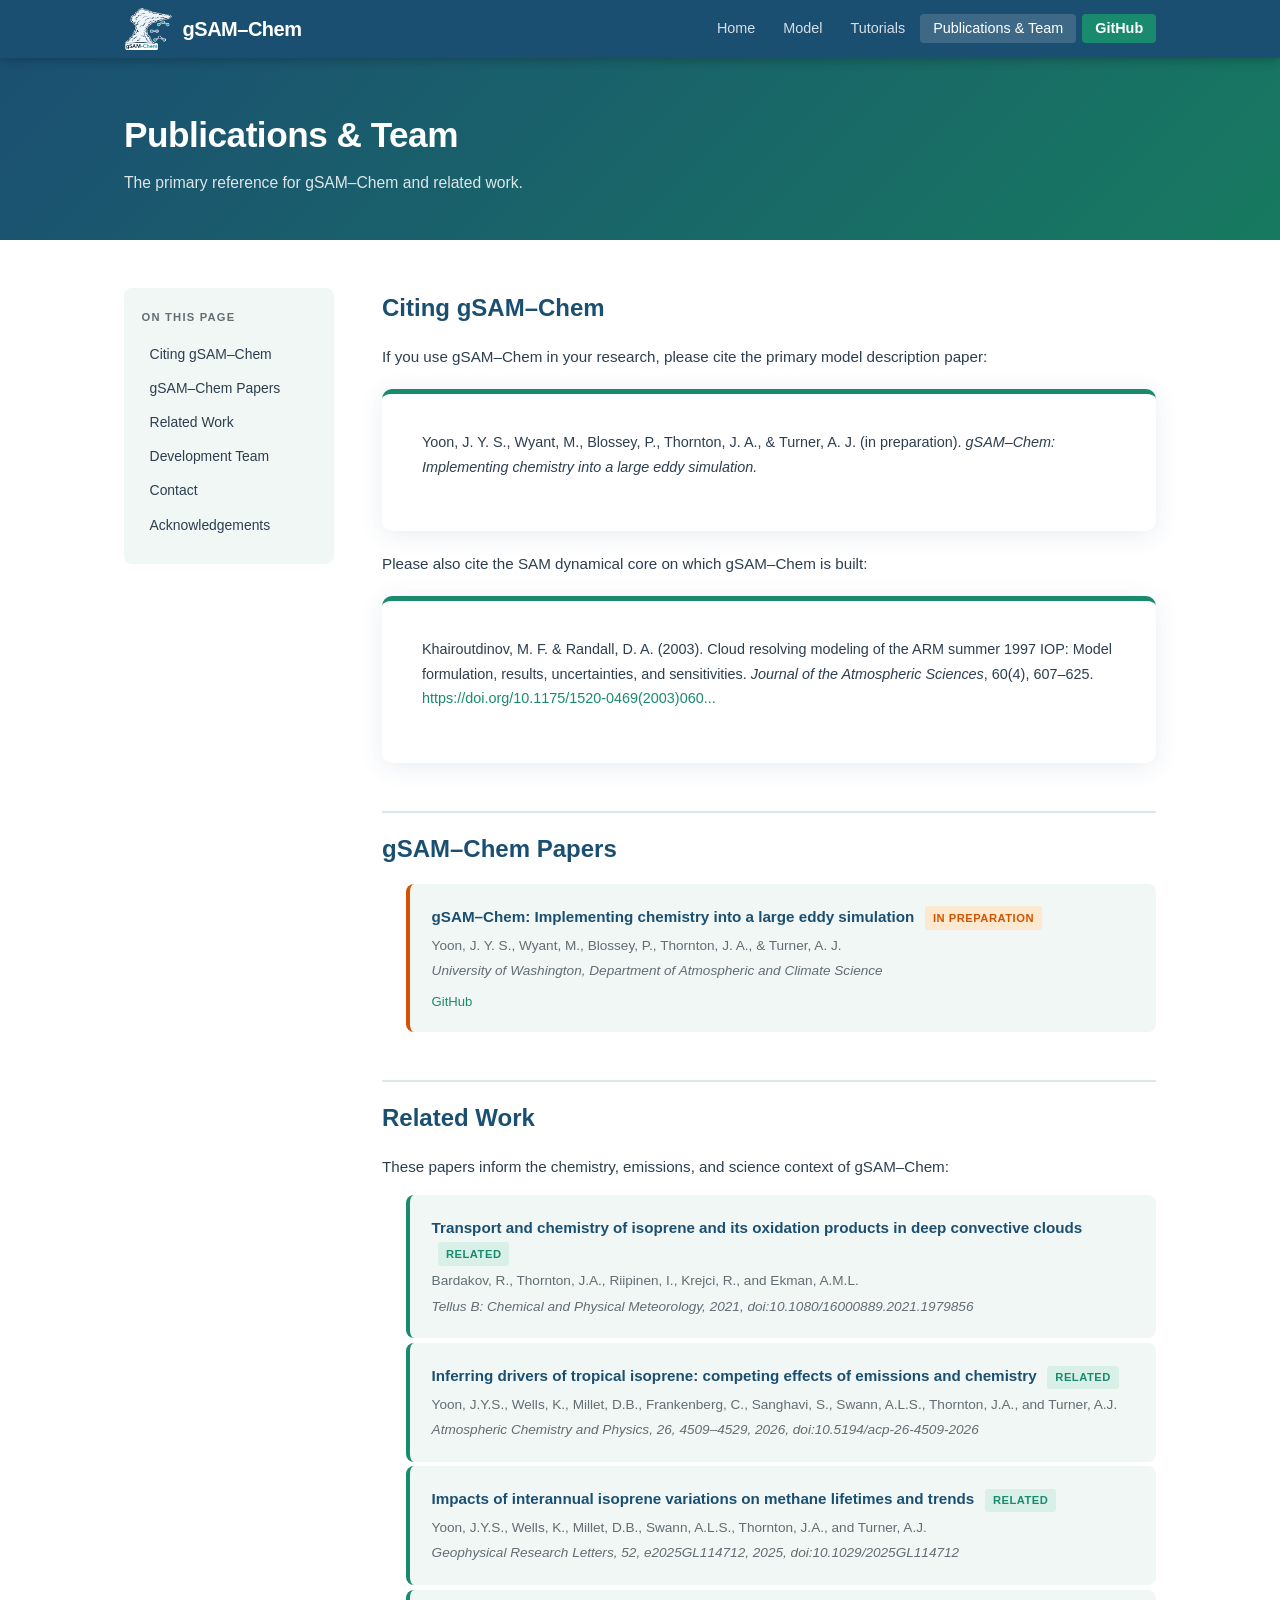
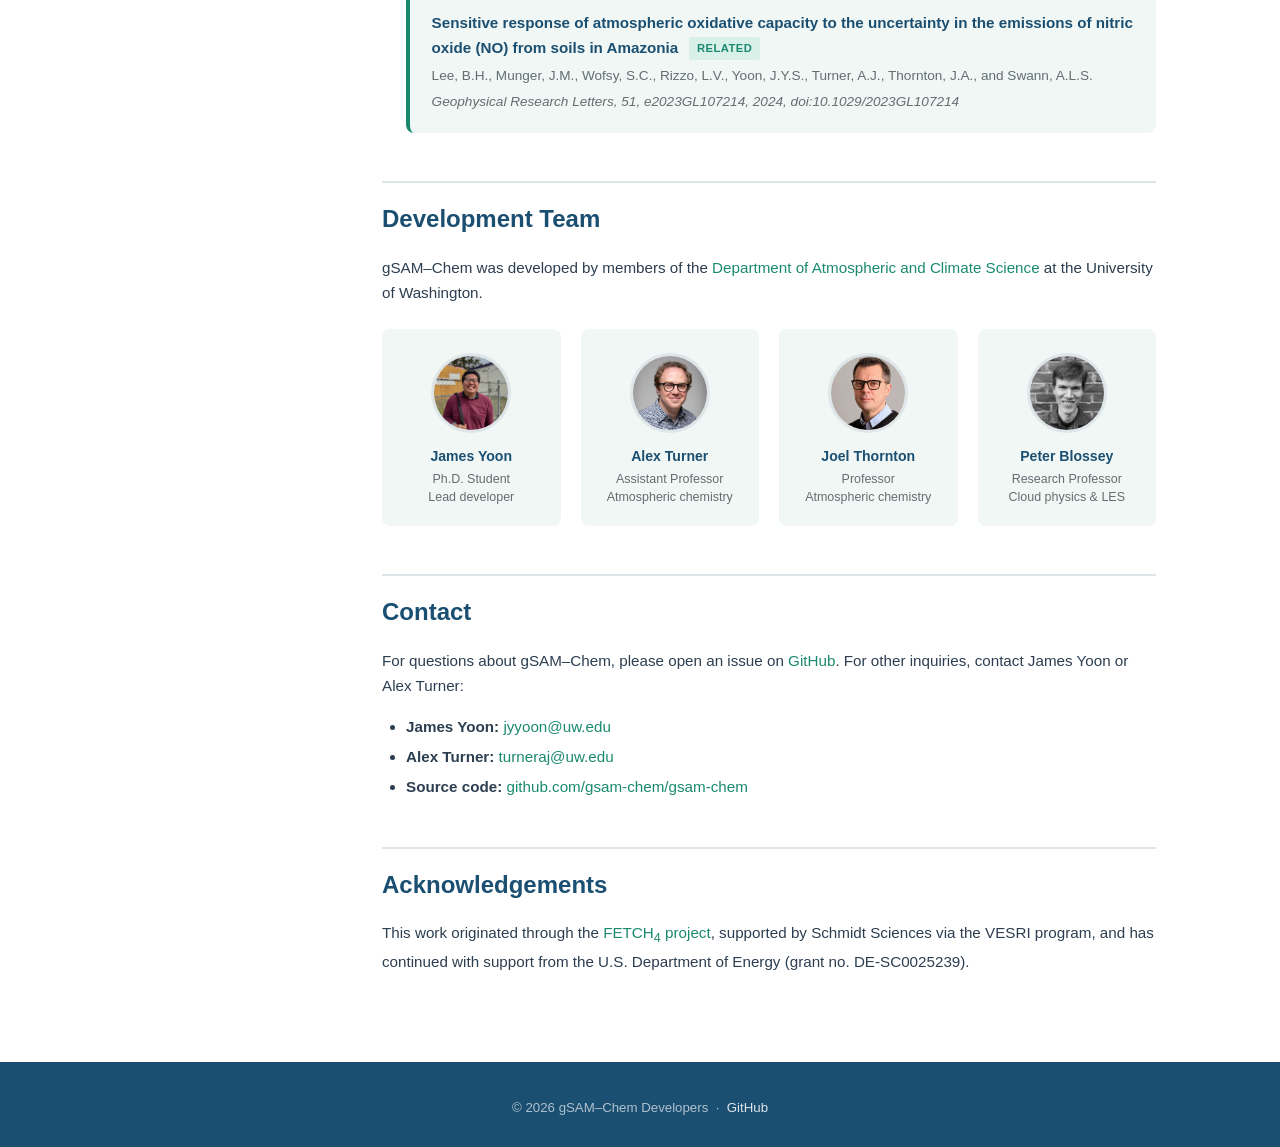
<file: publications.html>
<!DOCTYPE html>
<html lang="en">
<head>
  <meta charset="UTF-8">
  <meta name="viewport" content="width=device-width, initial-scale=1.0">
  <meta name="description" content="Publications related to gSAM–Chem and the Turner Group team members who developed it.">
  <title>Publications &amp; Team | gSAM–Chem</title>
  <link rel="icon" href="images/logo.ico">
  <link rel="stylesheet" href="css/style.css">
</head>
<body>

<!-- ============================================================
     NAVIGATION
     ============================================================ -->
<nav class="navbar">
  <div class="container nav-inner">
    <a class="brand" href="index.html" style="display:flex; align-items:center; gap:0.6rem;"><img src="images/Logo.png" alt="" style="height:44px; width:auto; display:block;"><span>gSAM–Chem</span></a>
    <button class="hamburger" aria-label="Toggle navigation" aria-expanded="false">
      <span></span><span></span><span></span>
    </button>
    <ul class="nav-links">
      <li><a href="index.html">Home</a></li>
      <li><a href="model.html">Model</a></li>
      <li><a href="tutorials.html">Tutorials</a></li>
      <li><a href="publications.html" class="active">Publications &amp; Team</a></li>
      <li><a href="https://github.com/gsam-chem/gsam-chem" class="btn-github" target="_blank" rel="noopener">GitHub</a></li>
    </ul>
  </div>
</nav>

<!-- ============================================================
     PAGE HEADER
     ============================================================ -->
<header class="page-header">
  <div class="container">
    <h1>Publications &amp; Team</h1>
    <p>
      The primary reference for gSAM–Chem and related work. 
    </p>
  </div>
</header>

<!-- ============================================================
     CONTENT
     ============================================================ -->
<div class="content-body">
  <div class="container">
    <div class="content-layout">

      <!-- Sidebar TOC -->
      <aside class="content-sidebar">
        <h4>On this page</h4>
        <ul>
          <li><a href="#cite">Citing gSAM–Chem</a></li>
          <li><a href="#gsam-chem-papers">gSAM–Chem Papers</a></li>
          <li><a href="#related">Related Work</a></li>
          <li><a href="#team">Development Team</a></li>
          <li><a href="#contact">Contact</a></li>
          <li><a href="#funding">Acknowledgements</a></li>
        </ul>
      </aside>

      <!-- Main content -->
      <main class="content-main">

        <!-- ---- CITE ---- -->
        <h2 id="cite">Citing gSAM–Chem</h2>

        <p>If you use gSAM–Chem in your research, please cite the primary model description paper:</p>

        <div class="finding-box" style="text-align:left; margin: 1.25rem 0;">
          <p style="font-size:0.9rem; line-height:1.7;">
            Yoon, J. Y. S., Wyant, M., Blossey, P., Thornton, J. A., &amp; Turner, A. J.
            (in preparation). <em>gSAM–Chem: Implementing chemistry into a large eddy simulation.</em>
          </p>
        </div>

        <p>
          Please also cite the SAM dynamical core on which gSAM–Chem is built:
        </p>

        <div class="finding-box" style="text-align:left; margin: 1.25rem 0;">
          <p style="font-size:0.9rem; line-height:1.7;">
            Khairoutdinov, M. F. &amp; Randall, D. A. (2003). Cloud resolving modeling
            of the ARM summer 1997 IOP: Model formulation, results, uncertainties,
            and sensitivities. <em>Journal of the Atmospheric Sciences</em>, 60(4),
            607–625. <a href="https://doi.org/10.1175/1520-0469(2003)060%3C0607:CRMOTA%3E2.0.CO;2"
            target="_blank" rel="noopener">https://doi.org/10.1175/1520-0469(2003)060...</a>
          </p>
        </div>

        <!-- ---- gSAM-CHEM PAPERS ---- -->
        <h2 id="gsam-chem-papers">gSAM–Chem Papers</h2>

        <ul class="pub-list">
          <li class="pub-item preprint">
            <div class="pub-title">
              gSAM–Chem: Implementing chemistry into a large eddy simulation
              <span class="pub-badge badge-preprint">In preparation</span>
            </div>
            <div class="pub-authors">
              Yoon, J. Y. S., Wyant, M., Blossey, P., Thornton, J. A., &amp; Turner, A. J.
            </div>
            <div class="pub-journal">
              University of Washington, Department of Atmospheric and Climate Science
            </div>
            <div class="pub-links">
              <a href="https://github.com/gsam-chem/gsam-chem" target="_blank" rel="noopener">GitHub</a>
            </div>
          </li>
        </ul>

        <!-- ---- RELATED WORK ---- -->
        <h2 id="related">Related Work</h2>

        <p>These papers inform the chemistry, emissions, and science context of gSAM–Chem:</p>

        <ul class="pub-list">

          <li class="pub-item">
            <div class="pub-title">
              <a href="https://doi.org/10.1080/16000889.2021.1979856" target="_blank" rel="noopener">
                Transport and chemistry of isoprene and its oxidation products in deep
                convective clouds
              </a>
              <span class="pub-badge badge-related">Related</span>
            </div>
            <div class="pub-authors">Bardakov, R., Thornton, J.A., Riipinen, I., Krejci, R., and Ekman, A.M.L.</div>
            <div class="pub-journal"><em>Tellus B: Chemical and Physical Meteorology</em>, 2021, doi:10.1080/16000889.2021.1979856</div>
          </li>

          <li class="pub-item">
            <div class="pub-title">
              <a href="https://doi.org/10.5194/acp-26-4509-2026" target="_blank" rel="noopener">
                Inferring drivers of tropical isoprene: competing effects of emissions
                and chemistry
              </a>
              <span class="pub-badge badge-related">Related</span>
            </div>
            <div class="pub-authors">Yoon, J.Y.S., Wells, K., Millet, D.B., Frankenberg, C., Sanghavi, S., Swann, A.L.S., Thornton, J.A., and Turner, A.J.</div>
            <div class="pub-journal"><em>Atmospheric Chemistry and Physics</em>, 26, 4509–4529, 2026, doi:10.5194/acp-26-4509-2026</div>
          </li>

          <li class="pub-item">
            <div class="pub-title">
              <a href="https://doi.org/10.1029/2025GL114712" target="_blank" rel="noopener">
                Impacts of interannual isoprene variations on methane lifetimes and trends
              </a>
              <span class="pub-badge badge-related">Related</span>
            </div>
            <div class="pub-authors">Yoon, J.Y.S., Wells, K., Millet, D.B., Swann, A.L.S., Thornton, J.A., and Turner, A.J.</div>
            <div class="pub-journal"><em>Geophysical Research Letters</em>, 52, e2025GL114712, 2025, doi:10.1029/2025GL114712</div>
          </li>

          <li class="pub-item">
            <div class="pub-title">
              <a href="https://doi.org/10.1029/2023GL107214" target="_blank" rel="noopener">
                Sensitive response of atmospheric oxidative capacity to the uncertainty
                in the emissions of nitric oxide (NO) from soils in Amazonia
              </a>
              <span class="pub-badge badge-related">Related</span>
            </div>
            <div class="pub-authors">Lee, B.H., Munger, J.M., Wofsy, S.C., Rizzo, L.V., Yoon, J.Y.S., Turner, A.J., Thornton, J.A., and Swann, A.L.S.</div>
            <div class="pub-journal"><em>Geophysical Research Letters</em>, 51, e2023GL107214, 2024, doi:10.1029/2023GL107214</div>
          </li>

        </ul>

        <!-- ---- TEAM ---- -->
        <h2 id="team">Development Team</h2>

        <p>
          gSAM–Chem was developed by members of the <a href="https://atmos.uw.edu/" target="_blank" rel="noopener">Department of Atmospheric and Climate Science</a> at the University of Washington.
        </p>

        <div class="team-grid">

          <a class="team-card" href="https://james-y-yoon.github.io/" target="_blank" rel="noopener">
            <img class="team-photo" src="images/team/yoon.jpg" alt="James Yoon">
            <div class="team-name">James Yoon</div>
            <div class="team-role">Ph.D. Student<br>Lead developer</div>
          </a>

          <a class="team-card" href="https://alexjturner.github.io/" target="_blank" rel="noopener">
            <img class="team-photo" src="images/team/turner.jpg" alt="Alex Turner">
            <div class="team-name">Alex Turner</div>
            <div class="team-role">Assistant Professor<br>Atmospheric chemistry</div>
          </a>

          <a class="team-card" href="https://www.atmos.washington.edu/~thornton/" target="_blank" rel="noopener">
            <img class="team-photo" src="images/team/thornton.jpg" alt="Joel Thornton">
            <div class="team-name">Joel Thornton</div>
            <div class="team-role">Professor<br>Atmospheric chemistry</div>
          </a>

          <a class="team-card" href="https://atmos.washington.edu/~bloss/" target="_blank" rel="noopener">
            <img class="team-photo" src="images/team/blossey.jpg" alt="Peter Blossey">
            <div class="team-name">Peter Blossey</div>
            <div class="team-role">Research Professor<br>Cloud physics &amp; LES</div>
          </a>

        </div>

        <!-- ---- CONTACT ---- -->
        <h2 id="contact">Contact</h2>

        <p>
          For questions about gSAM–Chem, please open an issue on
          <a href="https://github.com/gsam-chem/gsam-chem" target="_blank" rel="noopener">GitHub</a>.
          For other inquiries, contact James Yoon or Alex Turner:
        </p>

        <ul>
          <li>
            <strong>James Yoon:</strong>
            <a href="mailto:jyyoon@uw.edu" target="_blank" rel="noopener">jyyoon@uw.edu</a>
          </li>
          <li>
            <strong>Alex Turner:</strong>
            <a href="mailto:turneraj@uw.edu" target="_blank" rel="noopener">turneraj@uw.edu</a>
          </li>
          <li>
            <strong>Source code:</strong>
            <a href="https://github.com/gsam-chem/gsam-chem" target="_blank" rel="noopener">github.com/gsam-chem/gsam-chem</a>
          </li>
        </ul>

        <!-- ---- ACKNOWLEDGEMENTS ---- -->
        <h2 id="funding">Acknowledgements</h2>

        <p>
          This work originated through the <a href="https://fetch4.github.io/" target="_blank" rel="noopener">FETCH<sub>4</sub> project</a>, supported by Schmidt Sciences via the VESRI program, and has continued with support from the U.S. Department of Energy (grant no. DE-SC0025239).
        </p>

      </main>
    </div><!-- .content-layout -->
  </div><!-- .container -->
</div><!-- .content-body -->

<!-- ============================================================
     FOOTER
     ============================================================ -->
<footer>
  <div class="container">
    <p style="margin-top:0.4rem;">
      &copy; 2026 gSAM–Chem Developers &nbsp;·&nbsp;
      <a href="https://github.com/gsam-chem/gsam-chem" target="_blank" rel="noopener">GitHub</a>
    </p>
  </div>
</footer>

<script>
(function () {
  var btn = document.querySelector('.hamburger');
  var nav = document.querySelector('.nav-links');
  btn.addEventListener('click', function () {
    var isOpen = nav.classList.toggle('open');
    btn.classList.toggle('open');
    btn.setAttribute('aria-expanded', isOpen);
  });
  nav.querySelectorAll('a').forEach(function (a) {
    a.addEventListener('click', function () {
      nav.classList.remove('open');
      btn.classList.remove('open');
      btn.setAttribute('aria-expanded', 'false');
    });
  });
})();
</script>
</body>
</html>
</file>
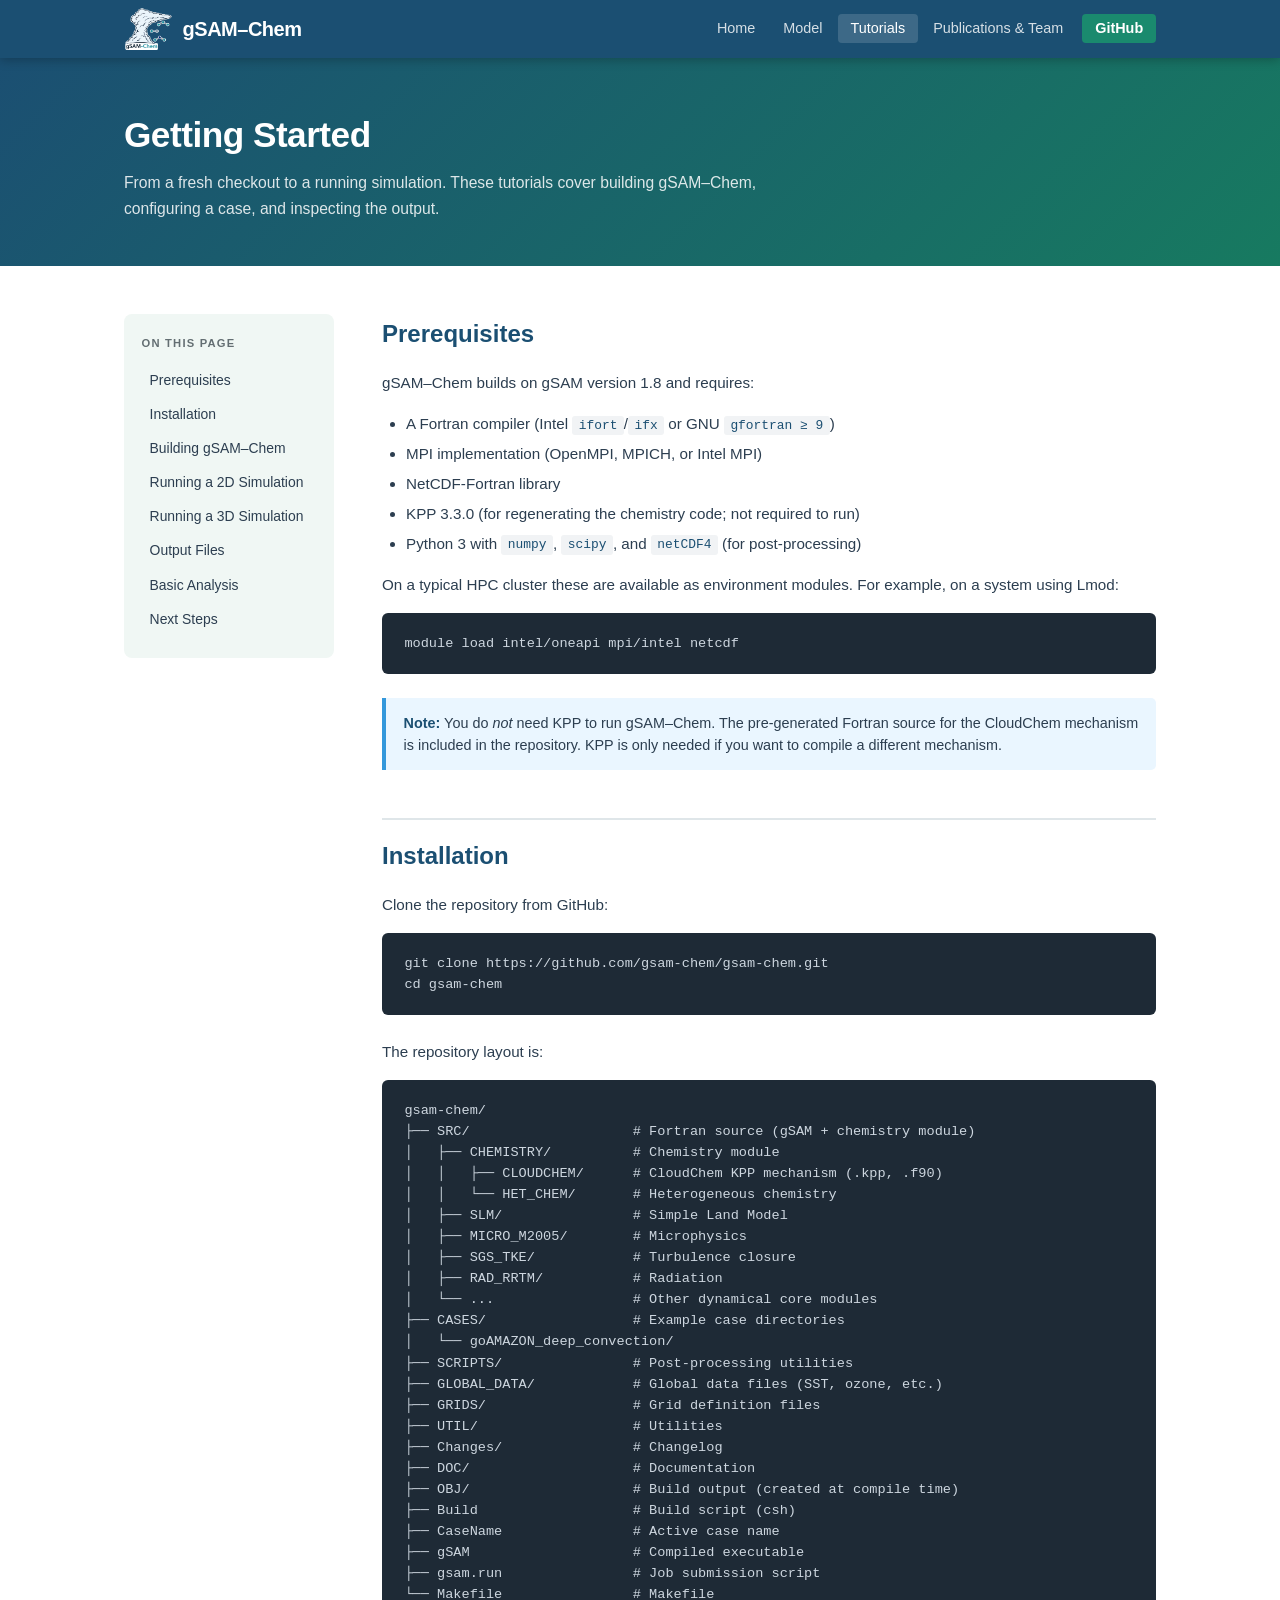
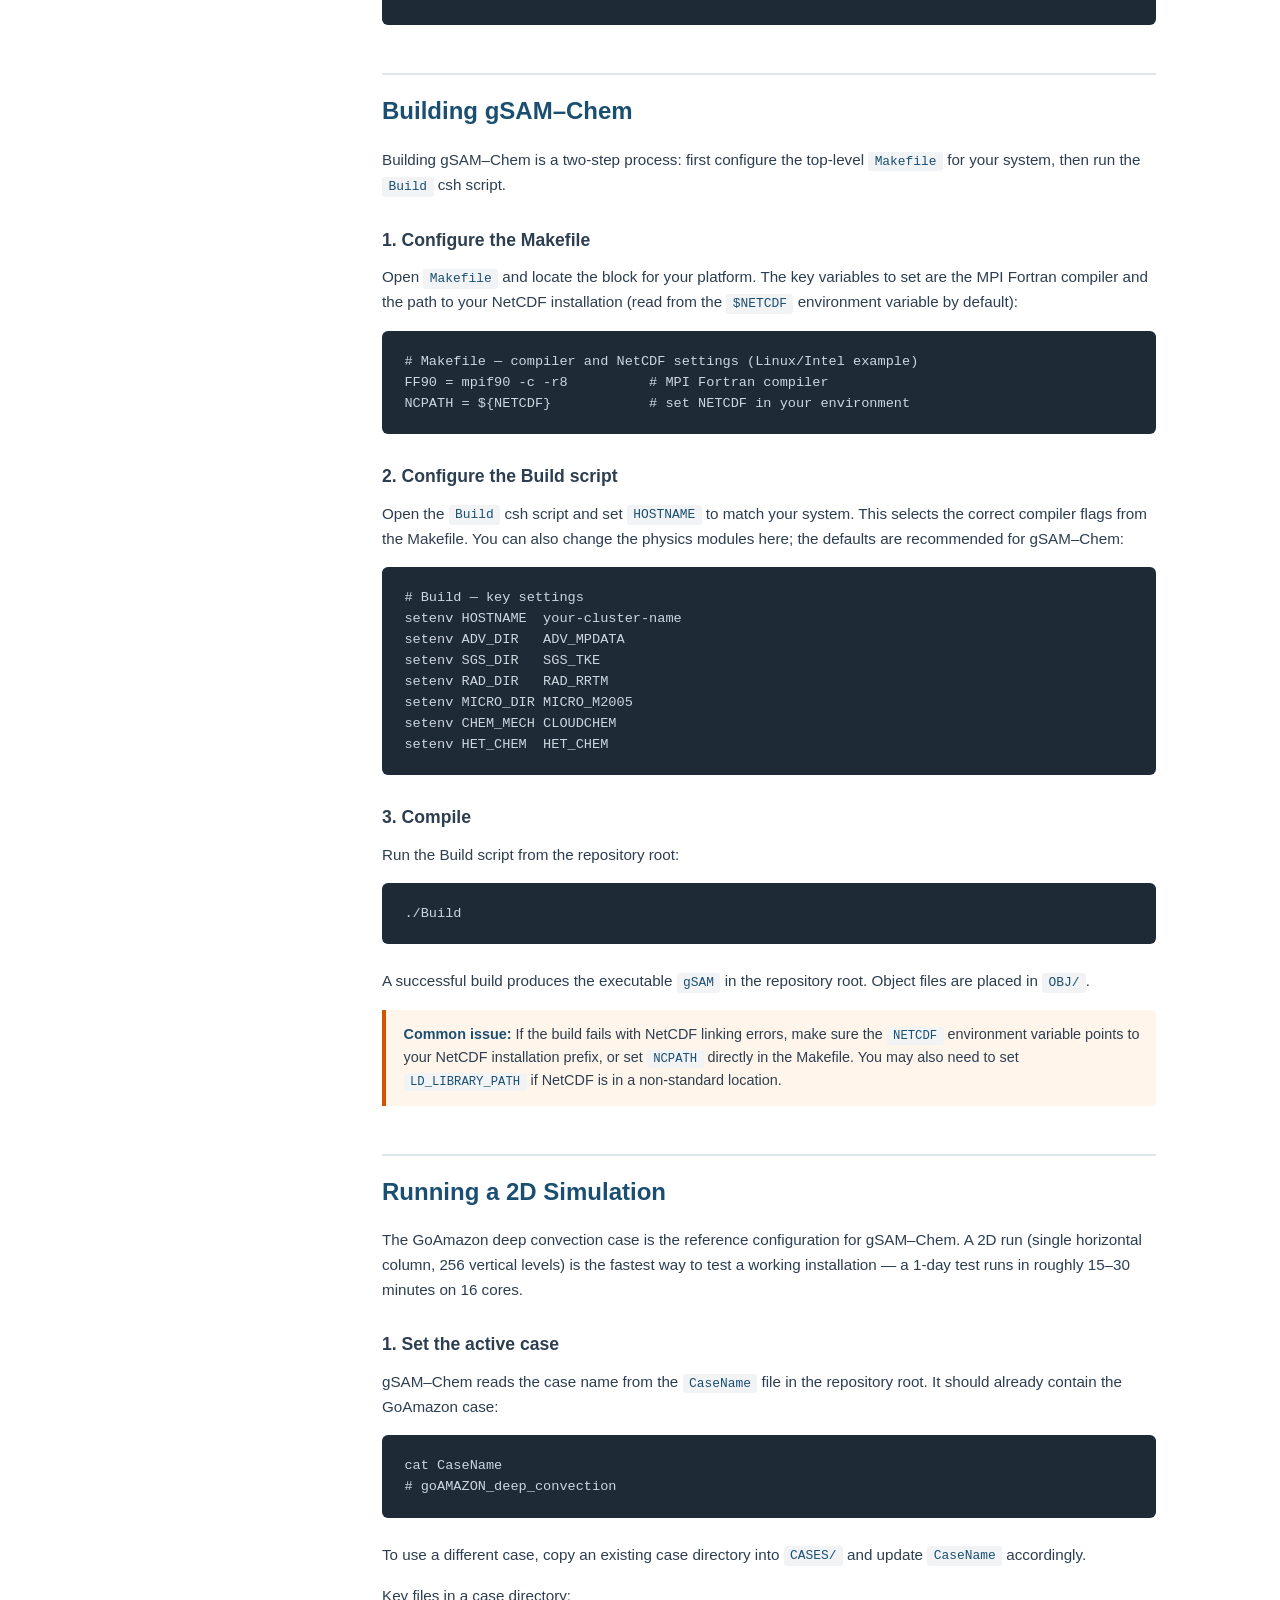
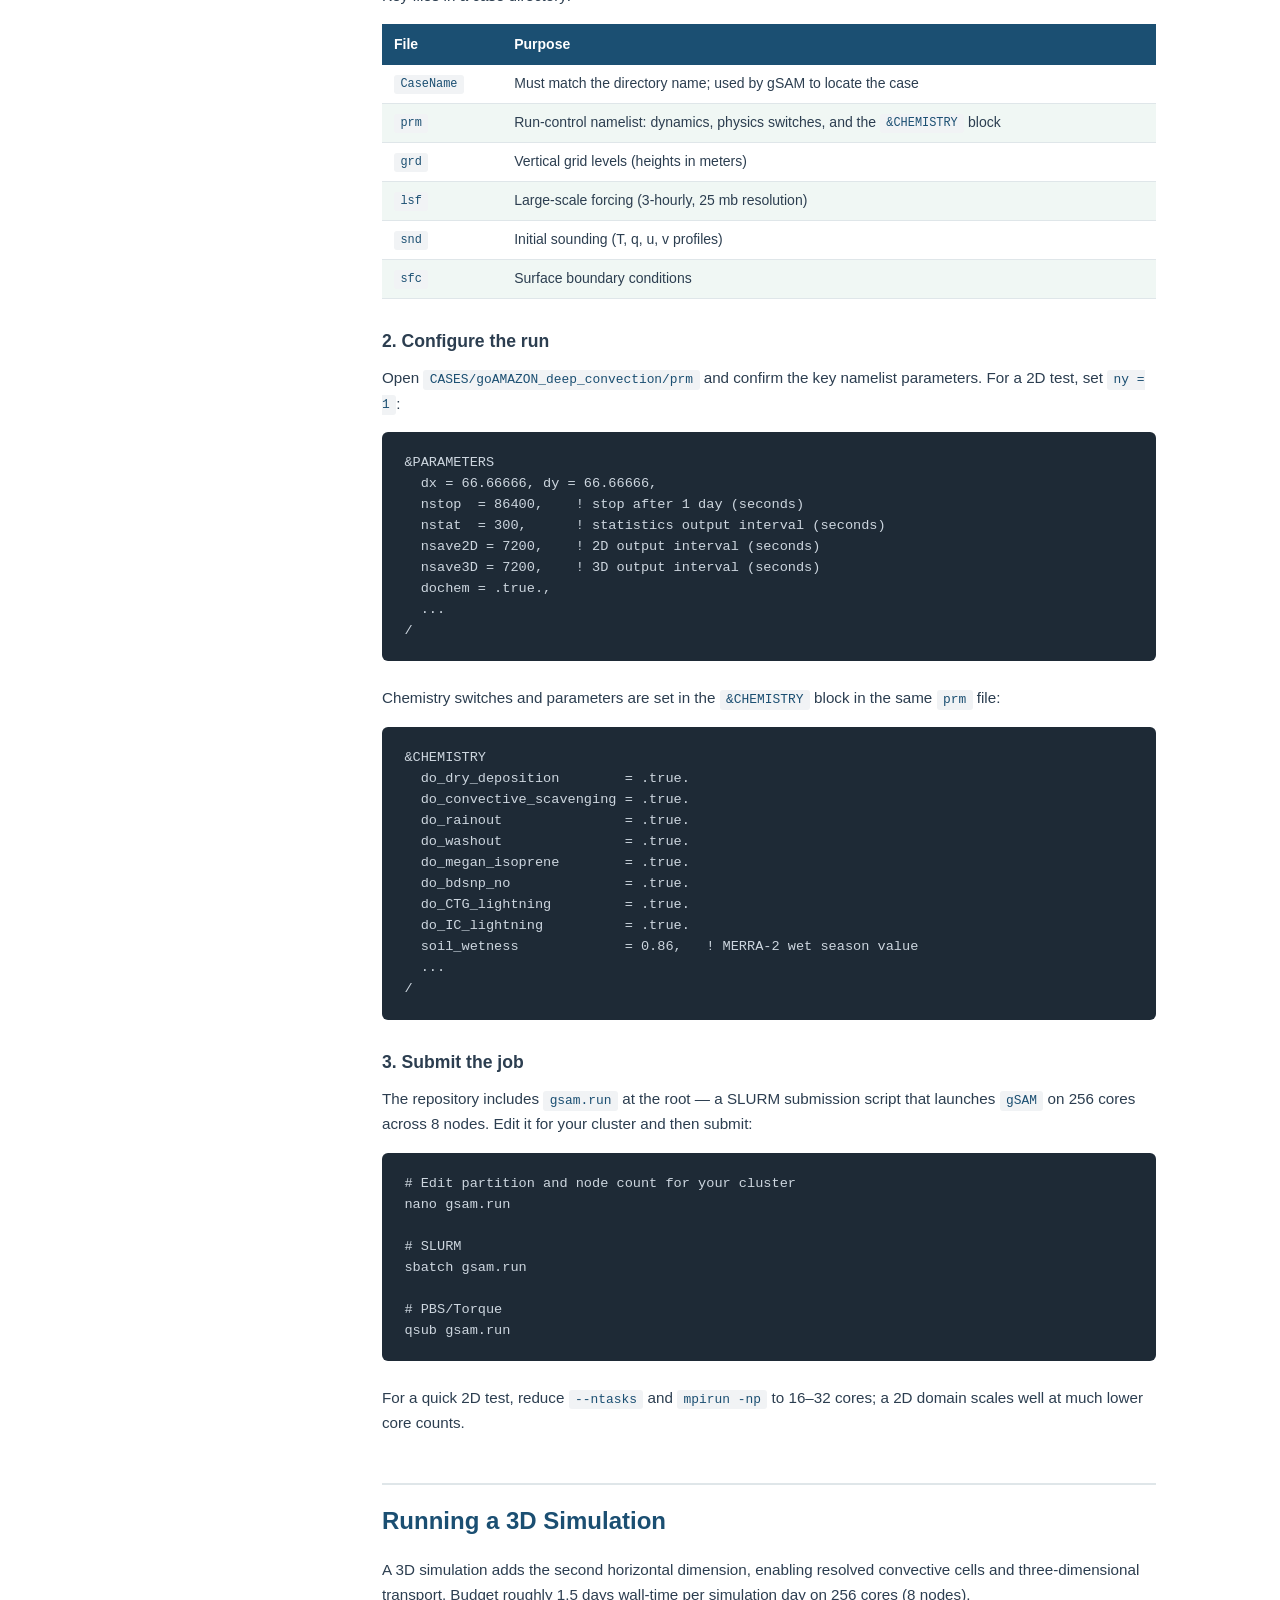
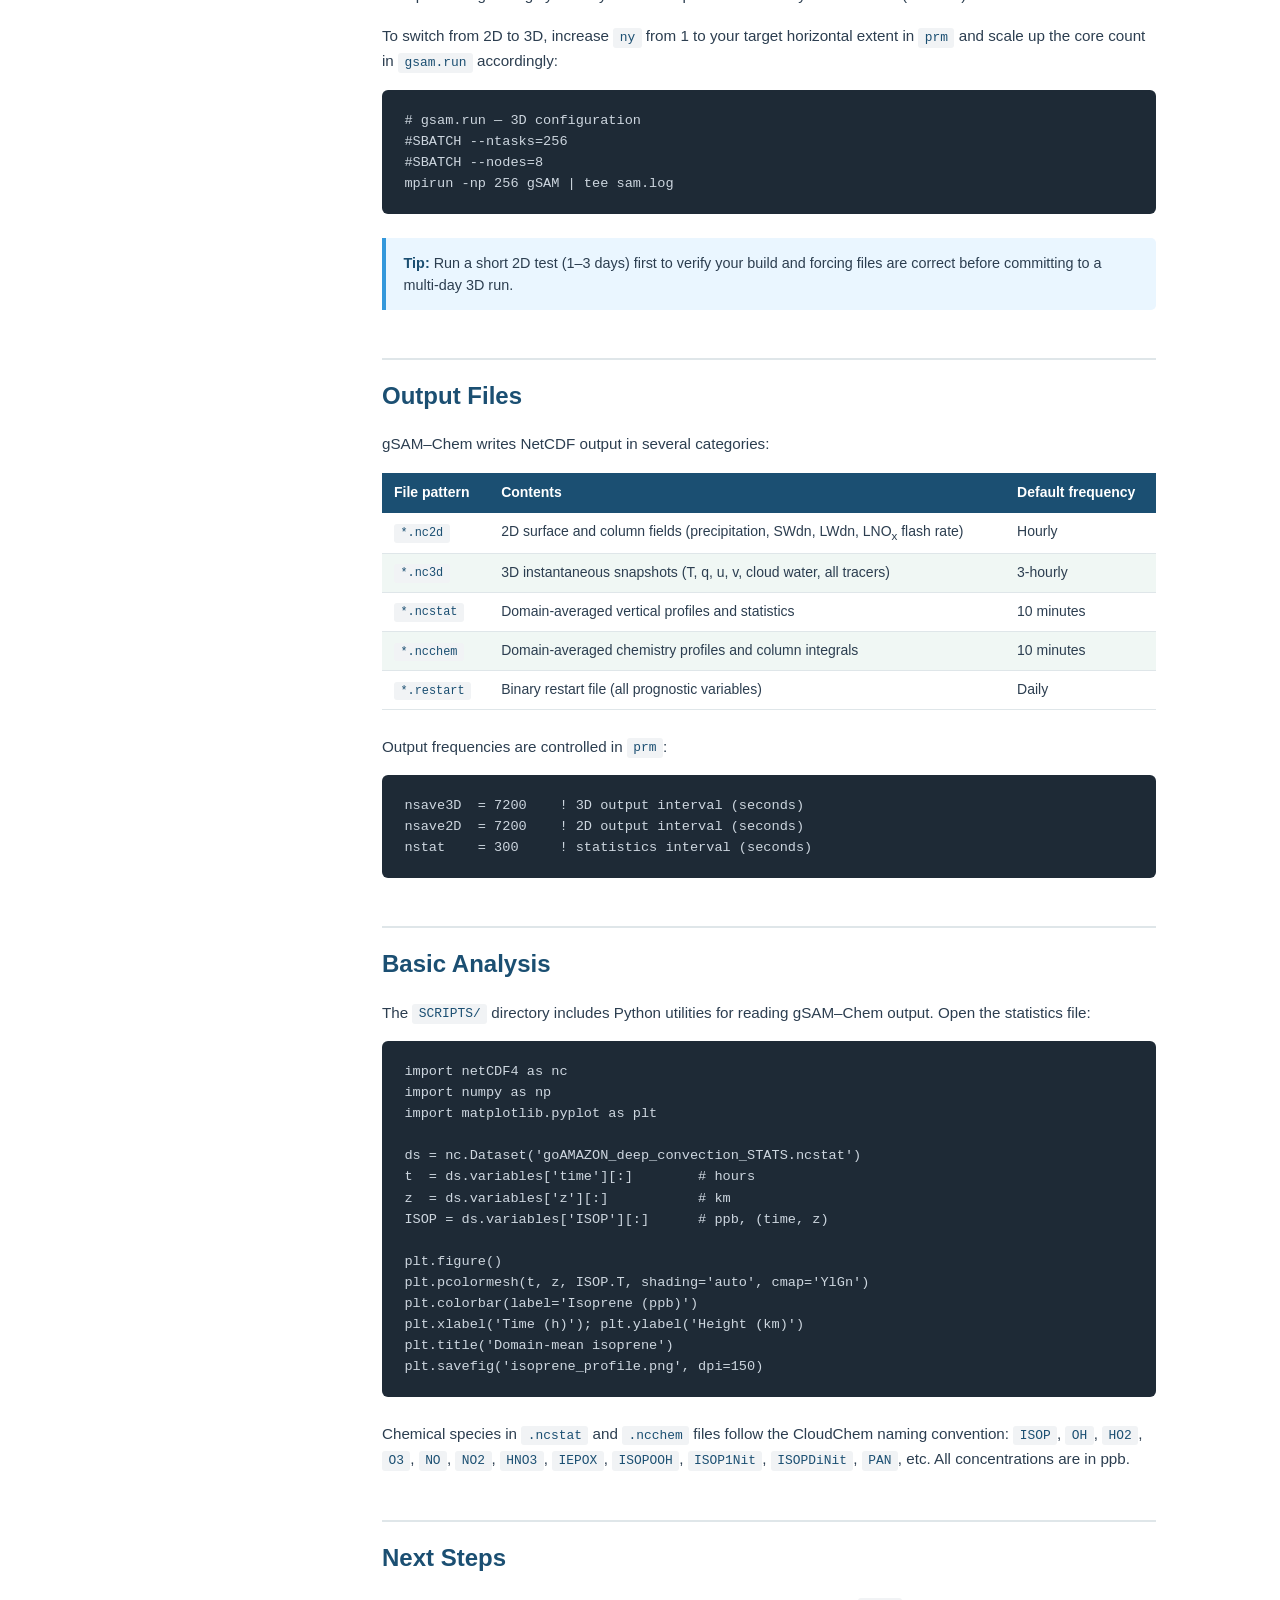
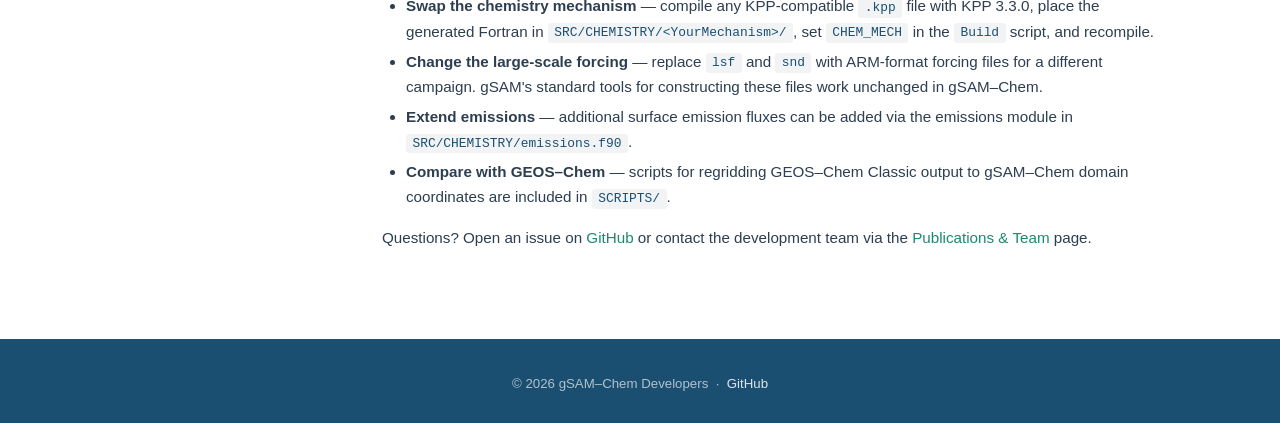
<file: tutorials.html>
<!DOCTYPE html>
<html lang="en">
<head>
  <meta charset="UTF-8">
  <meta name="viewport" content="width=device-width, initial-scale=1.0">
  <meta name="description" content="Getting started with gSAM–Chem: prerequisites, installation, 2D and 3D simulations, and output.">
  <title>Tutorials | gSAM–Chem</title>
  <link rel="icon" href="images/logo.ico">
  <link rel="stylesheet" href="css/style.css">
</head>
<body>

<!-- ============================================================
     NAVIGATION
     ============================================================ -->
<nav class="navbar">
  <div class="container nav-inner">
    <a class="brand" href="index.html" style="display:flex; align-items:center; gap:0.6rem;"><img src="images/Logo.png" alt="" style="height:44px; width:auto; display:block;"><span>gSAM–Chem</span></a>
    <button class="hamburger" aria-label="Toggle navigation" aria-expanded="false">
      <span></span><span></span><span></span>
    </button>
    <ul class="nav-links">
      <li><a href="index.html">Home</a></li>
      <li><a href="model.html">Model</a></li>
      <li><a href="tutorials.html" class="active">Tutorials</a></li>
      <li><a href="publications.html">Publications &amp; Team</a></li>
      <li><a href="https://github.com/gsam-chem/gsam-chem" class="btn-github" target="_blank" rel="noopener">GitHub</a></li>
    </ul>
  </div>
</nav>

<!-- ============================================================
     PAGE HEADER
     ============================================================ -->
<header class="page-header">
  <div class="container">
    <h1>Getting Started</h1>
    <p>
      From a fresh checkout to a running simulation. These tutorials cover
      building gSAM–Chem, configuring a case, and inspecting the output.
    </p>
  </div>
</header>

<!-- ============================================================
     CONTENT
     ============================================================ -->
<div class="content-body">
  <div class="container">
    <div class="content-layout">

      <!-- Sidebar TOC -->
      <aside class="content-sidebar">
        <h4>On this page</h4>
        <ul>
          <li><a href="#prerequisites">Prerequisites</a></li>
          <li><a href="#install">Installation</a></li>
          <li><a href="#build">Building gSAM–Chem</a></li>
          <li><a href="#run-2d">Running a 2D Simulation</a></li>
          <li><a href="#run-3d">Running a 3D Simulation</a></li>
          <li><a href="#output">Output Files</a></li>
          <li><a href="#analysis">Basic Analysis</a></li>
          <li><a href="#next">Next Steps</a></li>
        </ul>
      </aside>

      <!-- Main content -->
      <main class="content-main">

        <!-- ---- PREREQUISITES ---- -->
        <h2 id="prerequisites">Prerequisites</h2>

        <p>gSAM–Chem builds on gSAM version 1.8 and requires:</p>

        <ul>
          <li>A Fortran compiler (Intel <code>ifort</code>/<code>ifx</code> or GNU <code>gfortran ≥ 9</code>)</li>
          <li>MPI implementation (OpenMPI, MPICH, or Intel MPI)</li>
          <li>NetCDF-Fortran library</li>
          <li>KPP 3.3.0 (for regenerating the chemistry code; not required to run)</li>
          <li>Python 3 with <code>numpy</code>, <code>scipy</code>, and <code>netCDF4</code> (for post-processing)</li>
        </ul>

        <p>
          On a typical HPC cluster these are available as environment modules.
          For example, on a system using Lmod:
        </p>

        <pre><code>module load intel/oneapi mpi/intel netcdf</code></pre>

        <div class="note">
          <strong>Note:</strong> You do <em>not</em> need KPP to run gSAM–Chem. The
          pre-generated Fortran source for the CloudChem mechanism is included in the
          repository. KPP is only needed if you want to compile a different mechanism.
        </div>

        <!-- ---- INSTALLATION ---- -->
        <h2 id="install">Installation</h2>

        <p>Clone the repository from GitHub:</p>

        <pre><code>git clone https://github.com/gsam-chem/gsam-chem.git
cd gsam-chem</code></pre>

        <p>The repository layout is:</p>

        <pre><code>gsam-chem/
├── SRC/                    # Fortran source (gSAM + chemistry module)
│   ├── CHEMISTRY/          # Chemistry module
│   │   ├── CLOUDCHEM/      # CloudChem KPP mechanism (.kpp, .f90)
│   │   └── HET_CHEM/       # Heterogeneous chemistry
│   ├── SLM/                # Simple Land Model
│   ├── MICRO_M2005/        # Microphysics
│   ├── SGS_TKE/            # Turbulence closure
│   ├── RAD_RRTM/           # Radiation
│   └── ...                 # Other dynamical core modules
├── CASES/                  # Example case directories
│   └── goAMAZON_deep_convection/
├── SCRIPTS/                # Post-processing utilities
├── GLOBAL_DATA/            # Global data files (SST, ozone, etc.)
├── GRIDS/                  # Grid definition files
├── UTIL/                   # Utilities
├── Changes/                # Changelog
├── DOC/                    # Documentation
├── OBJ/                    # Build output (created at compile time)
├── Build                   # Build script (csh)
├── CaseName                # Active case name
├── gSAM                    # Compiled executable
├── gsam.run                # Job submission script
└── Makefile                # Makefile</code></pre>

        <!-- ---- BUILD ---- -->
        <h2 id="build">Building gSAM–Chem</h2>

        <p>
          Building gSAM–Chem is a two-step process: first configure the top-level
          <code>Makefile</code> for your system, then run the <code>Build</code> csh script.
        </p>

        <h3>1. Configure the Makefile</h3>

        <p>
          Open <code>Makefile</code> and locate the block for your platform. The key
          variables to set are the MPI Fortran compiler and the path to your NetCDF
          installation (read from the <code>$NETCDF</code> environment variable by default):
        </p>

        <pre><code># Makefile — compiler and NetCDF settings (Linux/Intel example)
FF90 = mpif90 -c -r8          # MPI Fortran compiler
NCPATH = ${NETCDF}            # set NETCDF in your environment</code></pre>

        <h3>2. Configure the Build script</h3>

        <p>
          Open the <code>Build</code> csh script and set <code>HOSTNAME</code> to match
          your system. This selects the correct compiler flags from the Makefile.
          You can also change the physics modules here; the defaults are recommended
          for gSAM–Chem:
        </p>

        <pre><code># Build — key settings
setenv HOSTNAME  your-cluster-name
setenv ADV_DIR   ADV_MPDATA
setenv SGS_DIR   SGS_TKE
setenv RAD_DIR   RAD_RRTM
setenv MICRO_DIR MICRO_M2005
setenv CHEM_MECH CLOUDCHEM
setenv HET_CHEM  HET_CHEM</code></pre>

        <h3>3. Compile</h3>

        <p>Run the Build script from the repository root:</p>

        <pre><code>./Build</code></pre>

        <p>
          A successful build produces the executable <code>gSAM</code> in the
          repository root. Object files are placed in <code>OBJ/</code>.
        </p>

        <div class="note warning">
          <strong>Common issue:</strong> If the build fails with NetCDF linking errors,
          make sure the <code>NETCDF</code> environment variable points to your NetCDF
          installation prefix, or set <code>NCPATH</code> directly in the Makefile.
          You may also need to set <code>LD_LIBRARY_PATH</code> if NetCDF is in a
          non-standard location.
        </div>

        <!-- ---- RUN 2D ---- -->
        <h2 id="run-2d">Running a 2D Simulation</h2>

        <p>
          The GoAmazon deep convection case is the reference configuration for
          gSAM–Chem. A 2D run (single horizontal column, 256 vertical levels) is
          the fastest way to test a working installation — a 1-day test runs in
          roughly 15–30 minutes on 16 cores.
        </p>

        <h3>1. Set the active case</h3>

        <p>
          gSAM–Chem reads the case name from the <code>CaseName</code> file in the
          repository root. It should already contain the GoAmazon case:
        </p>

        <pre><code>cat CaseName
# goAMAZON_deep_convection</code></pre>

        <p>
          To use a different case, copy an existing case directory into
          <code>CASES/</code> and update <code>CaseName</code> accordingly.
        </p>

        <p>Key files in a case directory:</p>

        <table>
          <thead>
            <tr><th>File</th><th>Purpose</th></tr>
          </thead>
          <tbody>
            <tr><td><code>CaseName</code></td><td>Must match the directory name; used by gSAM to locate the case</td></tr>
            <tr><td><code>prm</code></td><td>Run-control namelist: dynamics, physics switches, and the <code>&amp;CHEMISTRY</code> block</td></tr>
            <tr><td><code>grd</code></td><td>Vertical grid levels (heights in meters)</td></tr>
            <tr><td><code>lsf</code></td><td>Large-scale forcing (3-hourly, 25 mb resolution)</td></tr>
            <tr><td><code>snd</code></td><td>Initial sounding (T, q, u, v profiles)</td></tr>
            <tr><td><code>sfc</code></td><td>Surface boundary conditions</td></tr>
          </tbody>
        </table>

        <h3>2. Configure the run</h3>

        <p>
          Open <code>CASES/goAMAZON_deep_convection/prm</code> and confirm the key
          namelist parameters. For a 2D test, set <code>ny = 1</code>:
        </p>

        <pre><code>&PARAMETERS
  dx = 66.66666, dy = 66.66666,
  nstop  = 86400,    ! stop after 1 day (seconds)
  nstat  = 300,      ! statistics output interval (seconds)
  nsave2D = 7200,    ! 2D output interval (seconds)
  nsave3D = 7200,    ! 3D output interval (seconds)
  dochem = .true.,
  ...
/</code></pre>

        <p>
          Chemistry switches and parameters are set in the <code>&amp;CHEMISTRY</code>
          block in the same <code>prm</code> file:
        </p>

        <pre><code>&CHEMISTRY
  do_dry_deposition        = .true.
  do_convective_scavenging = .true.
  do_rainout               = .true.
  do_washout               = .true.
  do_megan_isoprene        = .true.
  do_bdsnp_no              = .true.
  do_CTG_lightning         = .true.
  do_IC_lightning          = .true.
  soil_wetness             = 0.86,   ! MERRA-2 wet season value
  ...
/</code></pre>

        <h3>3. Submit the job</h3>

        <p>
          The repository includes <code>gsam.run</code> at the root — a SLURM
          submission script that launches <code>gSAM</code> on 256 cores across
          8 nodes. Edit it for your cluster and then submit:
        </p>

        <pre><code># Edit partition and node count for your cluster
nano gsam.run

# SLURM
sbatch gsam.run

# PBS/Torque
qsub gsam.run</code></pre>

        <p>
          For a quick 2D test, reduce <code>--ntasks</code> and <code>mpirun -np</code>
          to 16–32 cores; a 2D domain scales well at much lower core counts.
        </p>

        <!-- ---- RUN 3D ---- -->
        <h2 id="run-3d">Running a 3D Simulation</h2>

        <p>
          A 3D simulation adds the second horizontal dimension, enabling resolved
          convective cells and three-dimensional transport. Budget roughly 1.5 days
          wall-time per simulation day on 256 cores (8 nodes).
        </p>

        <p>
          To switch from 2D to 3D, increase <code>ny</code> from 1 to your target
          horizontal extent in <code>prm</code> and scale up the core count in
          <code>gsam.run</code> accordingly:
        </p>

        <pre><code># gsam.run — 3D configuration
#SBATCH --ntasks=256
#SBATCH --nodes=8
mpirun -np 256 gSAM | tee sam.log</code></pre>

        <div class="note">
          <strong>Tip:</strong> Run a short 2D test (1–3 days) first to verify your
          build and forcing files are correct before committing to a multi-day 3D run.
        </div>

        <!-- ---- OUTPUT ---- -->
        <h2 id="output">Output Files</h2>

        <p>gSAM–Chem writes NetCDF output in several categories:</p>

        <table>
          <thead>
            <tr><th>File pattern</th><th>Contents</th><th>Default frequency</th></tr>
          </thead>
          <tbody>
            <tr>
              <td><code>*.nc2d</code></td>
              <td>2D surface and column fields (precipitation, SWdn, LWdn, LNO<sub>x</sub> flash rate)</td>
              <td>Hourly</td>
            </tr>
            <tr>
              <td><code>*.nc3d</code></td>
              <td>3D instantaneous snapshots (T, q, u, v, cloud water, all tracers)</td>
              <td>3-hourly</td>
            </tr>
            <tr>
              <td><code>*.ncstat</code></td>
              <td>Domain-averaged vertical profiles and statistics</td>
              <td>10 minutes</td>
            </tr>
            <tr>
              <td><code>*.ncchem</code></td>
              <td>Domain-averaged chemistry profiles and column integrals</td>
              <td>10 minutes</td>
            </tr>
            <tr>
              <td><code>*.restart</code></td>
              <td>Binary restart file (all prognostic variables)</td>
              <td>Daily</td>
            </tr>
          </tbody>
        </table>

        <p>Output frequencies are controlled in <code>prm</code>:</p>

        <pre><code>nsave3D  = 7200    ! 3D output interval (seconds)
nsave2D  = 7200    ! 2D output interval (seconds)
nstat    = 300     ! statistics interval (seconds)</code></pre>

        <!-- ---- ANALYSIS ---- -->
        <h2 id="analysis">Basic Analysis</h2>

        <p>
          The <code>SCRIPTS/</code> directory includes Python utilities for
          reading gSAM–Chem output. Open the statistics file:
        </p>

        <pre><code>import netCDF4 as nc
import numpy as np
import matplotlib.pyplot as plt

ds = nc.Dataset('goAMAZON_deep_convection_STATS.ncstat')
t  = ds.variables['time'][:]        # hours
z  = ds.variables['z'][:]           # km
ISOP = ds.variables['ISOP'][:]      # ppb, (time, z)

plt.figure()
plt.pcolormesh(t, z, ISOP.T, shading='auto', cmap='YlGn')
plt.colorbar(label='Isoprene (ppb)')
plt.xlabel('Time (h)'); plt.ylabel('Height (km)')
plt.title('Domain-mean isoprene')
plt.savefig('isoprene_profile.png', dpi=150)</code></pre>

        <p>
          Chemical species in <code>.ncstat</code> and <code>.ncchem</code> files
          follow the CloudChem naming convention: <code>ISOP</code>, <code>OH</code>,
          <code>HO2</code>, <code>O3</code>, <code>NO</code>, <code>NO2</code>,
          <code>HNO3</code>, <code>IEPOX</code>, <code>ISOPOOH</code>,
          <code>ISOP1Nit</code>, <code>ISOPDiNit</code>, <code>PAN</code>, etc.
          All concentrations are in ppb.
        </p>

        <!-- ---- NEXT STEPS ---- -->
        <h2 id="next">Next Steps</h2>

        <ul>
          <li>
            <strong>Swap the chemistry mechanism</strong> — compile any KPP-compatible
            <code>.kpp</code> file with KPP 3.3.0, place the generated Fortran in
            <code>SRC/CHEMISTRY/&lt;YourMechanism&gt;/</code>, set
            <code>CHEM_MECH</code> in the <code>Build</code> script, and recompile.
          </li>
          <li>
            <strong>Change the large-scale forcing</strong> — replace <code>lsf</code>
            and <code>snd</code> with ARM-format forcing files for a different
            campaign. gSAM's standard tools for constructing these files work
            unchanged in gSAM–Chem.
          </li>
          <li>
            <strong>Extend emissions</strong> — additional surface emission fluxes
            can be added via the emissions module in
            <code>SRC/CHEMISTRY/emissions.f90</code>.
          </li>
          <li>
            <strong>Compare with GEOS–Chem</strong> — scripts for regridding
            GEOS–Chem Classic output to gSAM–Chem domain coordinates are included
            in <code>SCRIPTS/</code>.
          </li>
        </ul>

        <p>
          Questions? Open an issue on
          <a href="https://github.com/gsam-chem/gsam-chem" target="_blank" rel="noopener">GitHub</a>
          or contact the development team via the
          <a href="publications.html">Publications &amp; Team</a> page.
        </p>

      </main>
    </div><!-- .content-layout -->
  </div><!-- .container -->
</div><!-- .content-body -->

<!-- ============================================================
     FOOTER
     ============================================================ -->
<footer>
  <div class="container">
    <p style="margin-top:0.4rem;">
      &copy; 2026 gSAM–Chem Developers &nbsp;·&nbsp;
      <a href="https://github.com/gsam-chem/gsam-chem" target="_blank" rel="noopener">GitHub</a>
    </p>
  </div>
</footer>

<script>
(function () {
  var btn = document.querySelector('.hamburger');
  var nav = document.querySelector('.nav-links');
  btn.addEventListener('click', function () {
    var isOpen = nav.classList.toggle('open');
    btn.classList.toggle('open');
    btn.setAttribute('aria-expanded', isOpen);
  });
  nav.querySelectorAll('a').forEach(function (a) {
    a.addEventListener('click', function () {
      nav.classList.remove('open');
      btn.classList.remove('open');
      btn.setAttribute('aria-expanded', 'false');
    });
  });
})();
</script>
</body>
</html>
</file>
<file: css/style.css>
/* ============================================================
   gSAM-Chem website — shared stylesheet
   Edit the :root variables to change the color scheme.
   ============================================================ */

:root {
  --primary:   #1B4F72;   /* deep atmospheric blue (navbar, headings) */
  --accent:    #1A8A6E;   /* tropical teal (links, borders, buttons)  */
  --orange:    #D35400;   /* convection / lightning orange             */
  --light-bg:  #F0F7F4;   /* mint-tinted card background               */
  --text:      #2C3E50;   /* main body text                            */
  --muted:     #636e72;   /* secondary / caption text                  */
  --border:    #dfe6e9;   /* table and section borders                 */
  --white:     #ffffff;

  --font: -apple-system, BlinkMacSystemFont, 'Segoe UI', Roboto, Oxygen, Ubuntu, sans-serif;
  --mono: 'SFMono-Regular', Consolas, 'Liberation Mono', Menlo, monospace;
}

/* ---- RESET ---- */
*, *::before, *::after { box-sizing: border-box; margin: 0; padding: 0; }

html { }

body {
  font-family: var(--font);
  color: var(--text);
  line-height: 1.65;
  background: var(--white);
  font-size: 16px;
  overflow-x: hidden;
}

a { color: var(--accent); text-decoration: none; }
a:hover { text-decoration: underline; }

img { max-width: 100%; display: block; }

.container {
  max-width: 1080px;
  margin: 0 auto;
  padding: 0 1.5rem;
}

/* ============================================================
   NAVBAR
   ============================================================ */
.navbar {
  background: var(--primary);
  position: sticky;
  top: 0;
  z-index: 200;
  box-shadow: 0 2px 10px rgba(0, 0, 0, 0.25);
}

.nav-inner {
  display: flex;
  align-items: center;
  justify-content: space-between;
  height: 58px;
}

.brand {
  color: #ffffff;
  font-size: 1.25rem;
  font-weight: 800;
  letter-spacing: -0.5px;
  text-decoration: none;
  white-space: nowrap;
}
.brand:hover { text-decoration: none; opacity: 0.9; }

.nav-links {
  display: flex;
  list-style: none;
  align-items: center;
  gap: 0.15rem;
}
.nav-links a {
  color: rgba(255, 255, 255, 0.82);
  padding: 0.4rem 0.8rem;
  border-radius: 4px;
  font-size: 0.9rem;
  transition: background 0.15s, color 0.15s;
  text-decoration: none;
  white-space: nowrap;
}
.nav-links a:hover,
.nav-links a.active { background: rgba(255,255,255,0.15); color: #fff; }

.btn-github {
  background: var(--accent) !important;
  color: #fff !important;
  font-weight: 600;
  margin-left: 0.25rem;
}
.btn-github:hover { background: #148a60 !important; }

/* ============================================================
   HERO (index.html)
   ============================================================ */
.hero {
  background: linear-gradient(155deg, #0c3349 0%, var(--primary) 40%, #177a60 75%, #20a060 100%);
  color: #fff;
  padding: 5.5rem 0 5rem;
  text-align: center;
  position: relative;
  overflow: hidden;
}

.hero-inner {
  display: flex;
  align-items: center;
  gap: 3rem;
  text-align: left;
}

.hero-logo {
  flex: 0 0 auto;
}

.hero-logo img {
  width: 320px;
  height: auto;
  filter: drop-shadow(0 4px 24px rgba(0,0,0,0.45));
}

.hero-text {
  flex: 1 1 auto;
}

@media (max-width: 760px) {
  .hero-inner {
    flex-direction: column;
    text-align: center;
  }
  .hero-logo img { width: 180px; }
  .hero-text { text-align: center; }
  .hero .tagline { margin: 0 auto 2.5rem; }
  .hero-btns { justify-content: center; }
}

/* white wave at the bottom */
.hero::after {
  content: '';
  position: absolute;
  bottom: -1px; left: 0; right: 0;
  height: 60px;
  background: var(--white);
  clip-path: ellipse(60% 100% at 50% 100%);
}

.hero h1 {
  font-size: 3.4rem;
  font-weight: 900;
  letter-spacing: -1.5px;
  margin-bottom: 0.5rem;
  line-height: 1.1;
}

.hero .subtitle {
  font-size: 1.2rem;
  font-style: italic;
  opacity: 0.88;
  margin-bottom: 1.25rem;
}

.hero .tagline {
  font-size: 1.05rem;
  max-width: 640px;
  margin: 0 0 2.5rem;
  opacity: 0.84;
  line-height: 1.75;
}

.hero-btns {
  display: flex;
  gap: 1rem;
  justify-content: flex-start;
  flex-wrap: wrap;
  position: relative;
  z-index: 1;
}

/* Generic button */
.btn {
  display: inline-block;
  padding: 0.65rem 1.6rem;
  border-radius: 5px;
  font-weight: 600;
  font-size: 0.95rem;
  transition: opacity 0.15s, transform 0.1s;
  text-decoration: none;
  cursor: pointer;
}
.btn:hover { text-decoration: none; opacity: 0.9; transform: translateY(-1px); }

.btn-primary-white {
  background: var(--white);
  color: var(--primary);
}
.btn-outline-white {
  border: 2px solid rgba(255, 255, 255, 0.65);
  color: var(--white);
}

/* ============================================================
   FEATURE CARDS
   ============================================================ */
.features {
  padding: 4.5rem 0 3.5rem;
}

.section-title {
  font-size: 1.75rem;
  font-weight: 800;
  color: var(--primary);
  text-align: center;
  margin-bottom: 0.4rem;
}
.section-sub {
  text-align: center;
  color: var(--muted);
  margin-bottom: 2.5rem;
  font-size: 0.98rem;
}

.cards-grid {
  display: grid;
  grid-template-columns: repeat(auto-fit, minmax(285px, 1fr));
  gap: 1.5rem;
}

.card {
  background: var(--light-bg);
  border-radius: 8px;
  padding: 1.75rem 1.5rem;
  border-left: 4px solid var(--accent);
}
.card.card-orange { border-left-color: var(--orange); }
.card.card-blue   { border-left-color: var(--primary); }


.card h3 {
  font-size: 1rem;
  font-weight: 700;
  color: var(--primary);
  margin-bottom: 0.6rem;
}
.card p {
  font-size: 0.9rem;
  color: var(--muted);
  line-height: 1.6;
}

/* ============================================================
   SPECS BAR (quick stats)
   ============================================================ */
.specs-bar {
  background: var(--primary);
  padding: 2.5rem 0;
}

.specs-grid {
  display: grid;
  grid-template-columns: repeat(auto-fit, minmax(180px, 1fr));
  gap: 1rem;
}

.spec-item {
  text-align: center;
  color: #fff;
}
.spec-item .num {
  font-size: 2.2rem;
  font-weight: 900;
  color: #7ed6b8;
  line-height: 1;
}
.spec-item .label {
  font-size: 0.82rem;
  opacity: 0.75;
  margin-top: 0.3rem;
}

/* ============================================================
   KEY FINDING / QUOTE
   ============================================================ */
.finding-section {
  padding: 4rem 0;
  background: var(--light-bg);
}

.finding-box {
  max-width: 800px;
  margin: 0 auto;
  background: var(--white);
  border-radius: 10px;
  padding: 2.25rem 2.5rem;
  box-shadow: 0 4px 24px rgba(27,79,114,0.10);
  border-top: 5px solid var(--accent);
  text-align: center;
}

.finding-box p {
  font-size: 1.05rem;
  line-height: 1.75;
  color: var(--text);
}
.finding-box cite {
  display: block;
  margin-top: 1rem;
  font-size: 0.85rem;
  color: var(--muted);
  font-style: normal;
}

/* ============================================================
   PAGE HEADER (non-home pages)
   ============================================================ */
.page-header {
  background: linear-gradient(135deg, var(--primary) 0%, #177a60 100%);
  color: #fff;
  padding: 3rem 0 2.75rem;
}
.page-header h1 {
  font-size: 2.2rem;
  font-weight: 800;
  margin-bottom: 0.4rem;
  letter-spacing: -0.5px;
}
.page-header p {
  font-size: 0.98rem;
  opacity: 0.85;
  max-width: 650px;
}

/* ============================================================
   CONTENT LAYOUT (with sidebar)
   ============================================================ */
.content-body {
  padding: 3rem 0 4.5rem;
}

.content-layout {
  display: grid;
  grid-template-columns: 210px 1fr;
  gap: 3rem;
  align-items: start;
}

/* Left sidebar TOC */
.content-sidebar {
  position: sticky;
  top: 76px;
  background: var(--light-bg);
  border-radius: 8px;
  padding: 1.25rem 1.1rem;
}

.content-sidebar h4 {
  font-size: 0.7rem;
  text-transform: uppercase;
  letter-spacing: 1.2px;
  color: var(--muted);
  margin-bottom: 0.75rem;
}

.content-sidebar ul { list-style: none; }
.content-sidebar li { margin-bottom: 0.2rem; }
.content-sidebar a {
  display: block;
  font-size: 0.87rem;
  color: var(--text);
  padding: 0.25rem 0.5rem;
  border-radius: 4px;
  transition: background 0.12s;
}
.content-sidebar a:hover {
  background: rgba(26,138,110,0.12);
  text-decoration: none;
  color: var(--accent);
}

/* Main content area */
.content-main h2 {
  font-size: 1.5rem;
  font-weight: 800;
  color: var(--primary);
  margin: 3rem 0 1rem;
  padding-top: 1rem;
  border-top: 2px solid var(--border);
  scroll-margin-top: 80px;
}
.content-main h2:first-child {
  margin-top: 0;
  border-top: none;
  padding-top: 0;
}
.content-main h3 {
  font-size: 1.1rem;
  font-weight: 700;
  color: var(--text);
  margin: 1.75rem 0 0.6rem;
  scroll-margin-top: 80px;
}
.content-main p  { margin-bottom: 1rem; font-size: 0.95rem; }
.content-main ul,
.content-main ol { margin: 0.5rem 0 1rem 1.5rem; font-size: 0.95rem; }
.content-main li { margin-bottom: 0.3rem; }

/* Tables */
.content-main table {
  width: 100%;
  border-collapse: collapse;
  margin: 1rem 0 1.5rem;
  font-size: 0.875rem;
}
.content-main th {
  background: var(--primary);
  color: #fff;
  padding: 0.55rem 0.75rem;
  text-align: left;
  font-weight: 600;
}
.content-main td {
  padding: 0.45rem 0.75rem;
  border-bottom: 1px solid var(--border);
  vertical-align: top;
}
.content-main tr:nth-child(even) td { background: var(--light-bg); }

/* Inline code and code blocks */
.content-main code {
  background: #f1f3f5;
  padding: 0.15rem 0.4rem;
  border-radius: 3px;
  font-family: var(--mono);
  font-size: 0.85em;
  color: var(--primary);
}
.content-main pre {
  background: #1e2a36;
  color: #cdd6df;
  padding: 1.25rem 1.4rem;
  border-radius: 6px;
  overflow-x: auto;
  margin: 1rem 0 1.5rem;
  font-family: var(--mono);
  font-size: 0.85rem;
  line-height: 1.55;
}
.content-main pre code {
  background: none;
  color: inherit;
  padding: 0;
  font-size: inherit;
}

/* Note / warning boxes */
.note {
  padding: 0.85rem 1rem 0.85rem 1.1rem;
  border-left: 4px solid #3498db;
  background: #eaf6ff;
  border-radius: 0 5px 5px 0;
  margin: 1rem 0;
  font-size: 0.9rem;
  line-height: 1.55;
}
.note.warning {
  border-color: var(--orange);
  background: #fff5eb;
}
.note strong { color: var(--primary); }

/* ============================================================
   PUBLICATIONS PAGE
   ============================================================ */
.pub-list { list-style: none; }

.pub-item {
  padding: 1.25rem 1.35rem;
  background: var(--light-bg);
  border-radius: 8px;
  margin-bottom: 1rem;
  border-left: 4px solid var(--accent);
}
.pub-item.preprint { border-left-color: var(--orange); }

.pub-badge {
  display: inline-block;
  font-size: 0.7rem;
  font-weight: 700;
  text-transform: uppercase;
  letter-spacing: 0.5px;
  padding: 0.15rem 0.5rem;
  border-radius: 3px;
  vertical-align: middle;
  margin-left: 0.4rem;
}
.badge-preprint { background: #fde8d0; color: var(--orange); }
.badge-related  { background: #d8f0e8; color: var(--accent); }

.pub-title {
  font-weight: 700;
  font-size: 0.95rem;
  color: var(--primary);
  margin-bottom: 0.3rem;
}
.pub-title a {
  color: var(--primary);
}
.pub-title a:hover {
  color: var(--accent);
}
.pub-authors { font-size: 0.85rem; color: var(--muted); margin-bottom: 0.2rem; }
.pub-journal { font-size: 0.85rem; font-style: italic; color: var(--muted); }
.pub-links { margin-top: 0.5rem; font-size: 0.82rem; }
.pub-links a { margin-right: 0.75rem; }

/* ============================================================
   TEAM CARDS
   ============================================================ */
.team-grid {
  display: grid;
  grid-template-columns: repeat(auto-fill, minmax(170px, 1fr));
  gap: 1.25rem;
  margin-top: 1.5rem;
}

.team-card {
  display: block;
  text-align: center;
  padding: 1.5rem 1rem 1.25rem;
  background: var(--light-bg);
  border-radius: 8px;
  transition: box-shadow 0.15s;
  text-decoration: none;
  color: inherit;
}
.team-card:hover {
  box-shadow: 0 4px 16px rgba(27,79,114,0.12);
  text-decoration: none;
}

.team-avatar {
  width: 60px;
  height: 60px;
  border-radius: 50%;
  background: var(--primary);
  margin: 0 auto 0.75rem;
  display: flex;
  align-items: center;
  justify-content: center;
  font-size: 1.25rem;
  font-weight: 800;
  color: #fff;
  letter-spacing: -1px;
}

.team-photo {
  width: 80px;
  height: 80px;
  border-radius: 50%;
  object-fit: cover;
  object-position: top;
  margin: 0 auto 0.75rem;
  display: block;
  border: 3px solid var(--border);
}

.team-name {
  font-weight: 700;
  font-size: 0.88rem;
  color: var(--primary);
  margin-bottom: 0.2rem;
}
.team-role { font-size: 0.78rem; color: var(--muted); line-height: 1.4; }

/* ============================================================
   FOOTER
   ============================================================ */
footer {
  background: var(--primary);
  color: rgba(255, 255, 255, 0.65);
  padding: 1.75rem 0;
  text-align: center;
  font-size: 0.83rem;
}
footer a { color: rgba(255,255,255,0.85); }
footer a:hover { color: #fff; }

/* ============================================================
   HAMBURGER BUTTON (hidden on desktop)
   ============================================================ */
.hamburger {
  display: none;
  flex-direction: column;
  justify-content: center;
  gap: 5px;
  cursor: pointer;
  padding: 6px;
  background: none;
  border: none;
  border-radius: 4px;
}
.hamburger span {
  display: block;
  width: 22px;
  height: 2px;
  background: #fff;
  border-radius: 2px;
  transition: transform 0.2s ease, opacity 0.15s ease;
}
.hamburger.open span:nth-child(1) { transform: translateY(7px) rotate(45deg); }
.hamburger.open span:nth-child(2) { opacity: 0; }
.hamburger.open span:nth-child(3) { transform: translateY(-7px) rotate(-45deg); }

/* ============================================================
   RESPONSIVE
   ============================================================ */
@media (max-width: 800px) {
  .content-layout { grid-template-columns: 1fr; }
  .content-sidebar { display: none; }
}

@media (max-width: 768px) {
  /* Show hamburger, collapse inline nav into a dropdown */
  .hamburger { display: flex; }

  .nav-links {
    display: none;
    position: absolute;
    top: 58px;
    left: 0;
    right: 0;
    flex-direction: column;
    background: var(--primary);
    padding: 0.4rem 0 0.75rem;
    box-shadow: 0 6px 16px rgba(0,0,0,0.3);
    z-index: 199;
    gap: 0;
  }
  .nav-links.open { display: flex; }

  .nav-links li { width: 100%; }

  /* Full-width links so the active/hover background covers the whole row */
  .nav-links a {
    display: block;
    width: 100%;
    box-sizing: border-box;
    padding: 0.75rem 1.5rem;
    border-radius: 0;
    font-size: 0.95rem;
    white-space: normal;
  }

  .btn-github {
    display: block;
    margin: 0.25rem 1rem 0 !important;
    border-radius: 5px !important;
    text-align: center;
    width: calc(100% - 2rem) !important;
    box-sizing: border-box;
  }

  /* Tighten page-header on mobile */
  .page-header { padding: 2rem 0 1.75rem; }
  .page-header h1 { font-size: 1.6rem; }
  .page-header p { font-size: 0.9rem; }
}

@media (max-width: 640px) {
  .hero { padding: 3.5rem 0 3rem; }
  .hero h1 { font-size: 2.3rem; }
  .specs-grid { grid-template-columns: repeat(2, 1fr); }
  .team-grid  { grid-template-columns: repeat(2, 1fr); }

  /* Scrollable tables on narrow screens */
  .content-main table {
    display: block;
    overflow-x: auto;
    -webkit-overflow-scrolling: touch;
  }
  .content-main td,
  .content-main th {
    min-width: 100px;
  }

  /* Slightly smaller code blocks */
  .content-main pre {
    font-size: 0.78rem;
    padding: 1rem;
    max-width: 100%;
    overflow-x: auto;
  }

  /* Smaller font overall — keeps desktop size untouched */
  body { font-size: 14px; }

  /* Smaller h2 on mobile */
  .content-main h2 { font-size: 1.2rem; }
}
</file>
